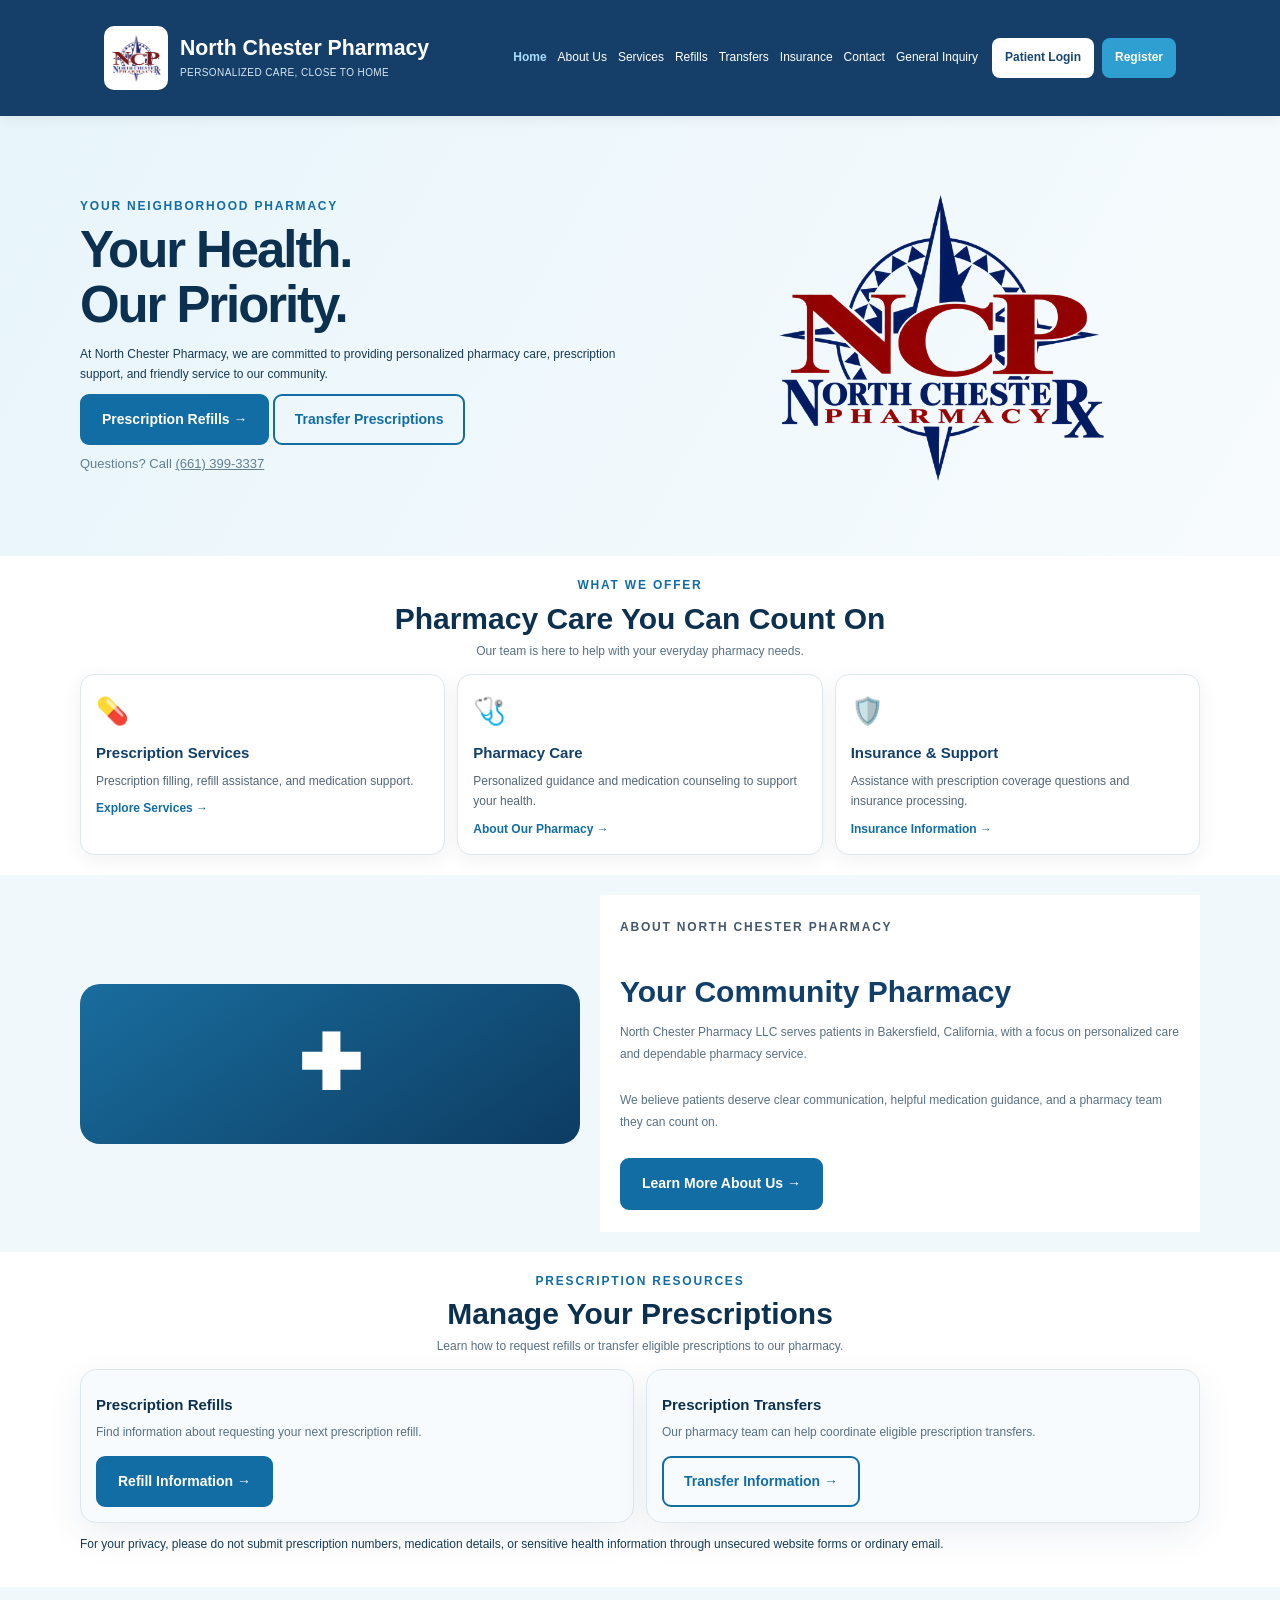
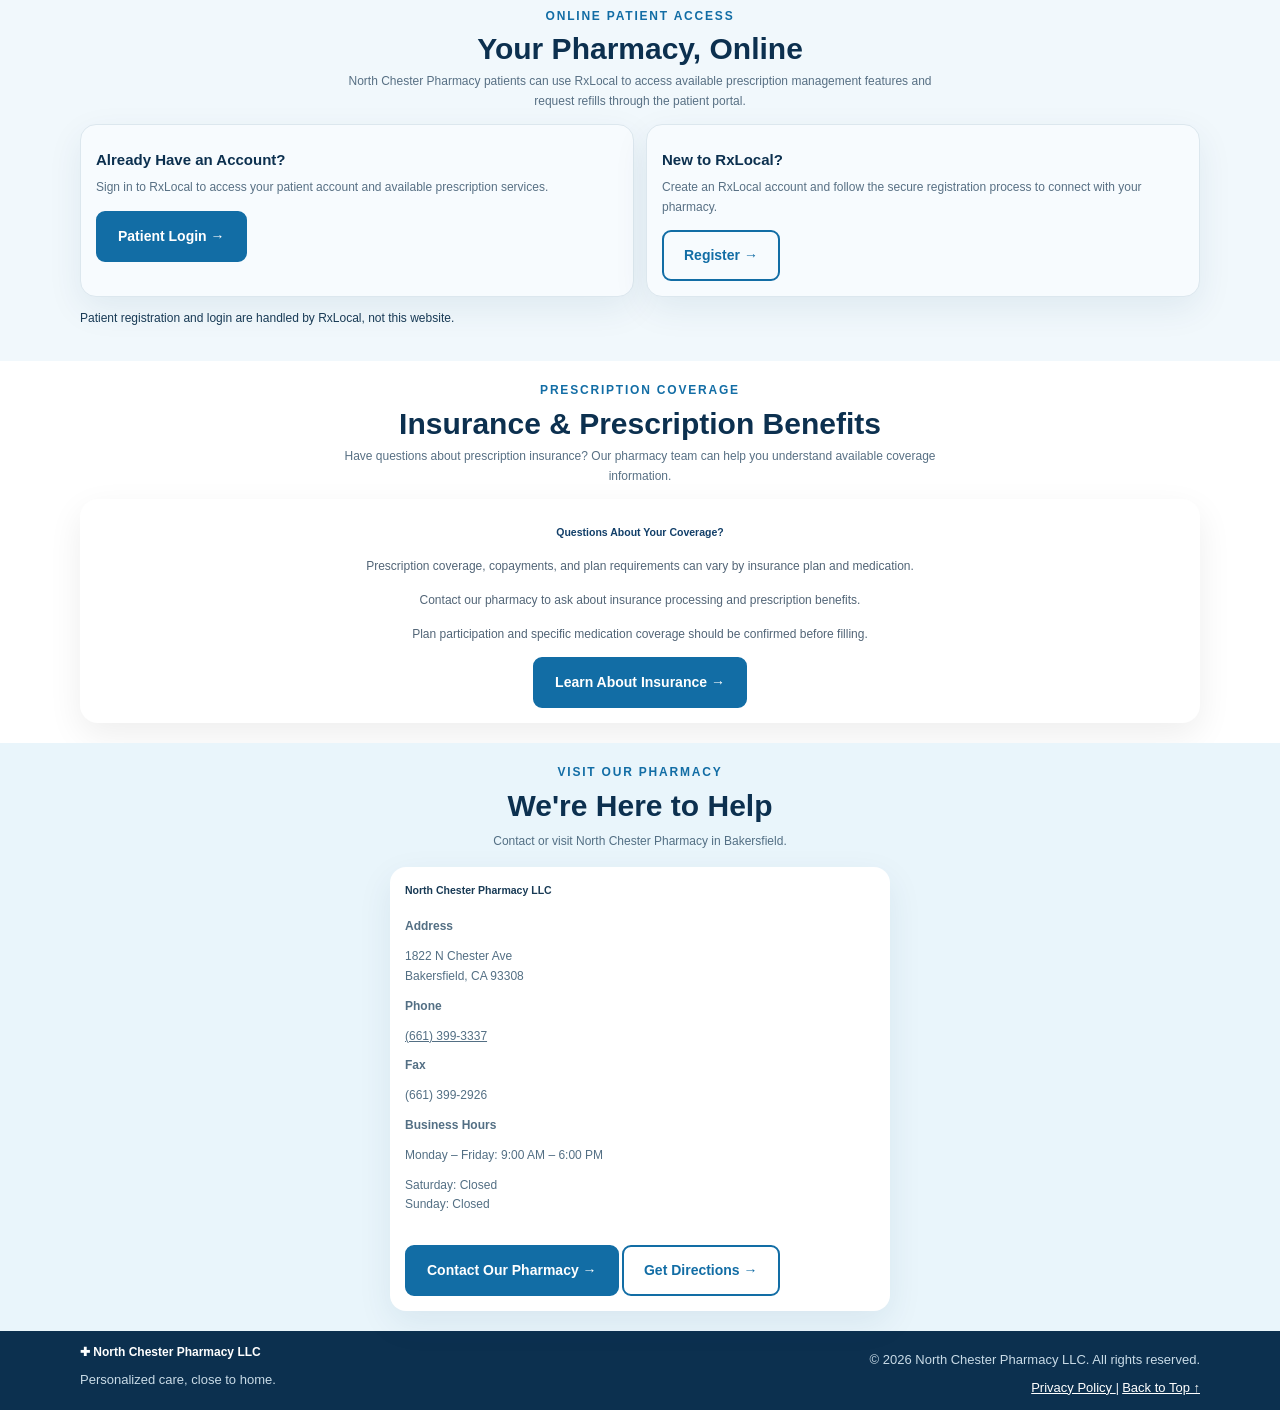
<file: index.html>
<!DOCTYPE html>
<html lang="en">
<head>
    <meta charset="UTF-8">

    <meta name="viewport"
          content="width=device-width, initial-scale=1.0">

    <meta name="description"
          content="North Chester Pharmacy LLC in Bakersfield, California. Personalized pharmacy care, prescription refills, transfers, insurance assistance, and medication support.">

    <meta name="theme-color" content="#173f68">

    <title>North Chester Pharmacy | Your Health. Our Priority.</title>

    <link rel="stylesheet" href="css/style.css">
    <script src="js/script.js" defer></script>

    <style>
        /* =========================================
           HEADER LOGO
        ========================================= */

        .site-header .brand-mark {
            display: flex;
            align-items: center;
            justify-content: center;
            width: 64px;
            height: 64px;
            flex-shrink: 0;
            border-radius: 10px;
            background: #ffffff;
            overflow: hidden;
        }

        .site-header .header-logo {
            display: block;
            width: 100%;
            height: 100%;
            padding: 3px;
            object-fit: contain;
        }

        /* =========================================
           HERO SECTION - LOGO ONLY
        ========================================= */

        .hero .hero-art {
            display: flex;
            align-items: center;
            justify-content: center;
            position: relative;
            min-height: 400px;
            width: 100%;
            background: transparent;
            overflow: visible;
        }

        .hero .hero-pharmacy-logo {
            display: block;
            position: relative;
            width: min(100%, 460px);
            height: auto;
            max-height: 420px;
            object-fit: contain;
            background: transparent;
            border: none;
            border-radius: 0;
            box-shadow: none;
        }

        /* =========================================
           RESPONSIVE HEADER
        ========================================= */

        @media (min-width: 1201px) {
            .site-header .header-inner {
                flex-wrap: wrap;
                row-gap: 12px;
            }
        }

        @media (max-width: 1200px) {
            .site-header .header-inner {
                flex-wrap: wrap;
                row-gap: 12px;
            }

            .site-header .patient-actions {
                display: flex;
                align-items: center;
                gap: 10px;
            }
        }

        @media (max-width: 900px) {
            .site-header .brand-mark {
                width: 54px;
                height: 54px;
            }

            .hero .hero-art {
                min-height: 300px;
            }

            .hero .hero-pharmacy-logo {
                width: min(90%, 380px);
            }
        }

        @media (max-width: 600px) {
            .hero .hero-art {
                min-height: 240px;
            }

            .hero .hero-pharmacy-logo {
                width: min(90%, 290px);
            }
        }
    </style>
</head>

<body>

    <!-- ACCESSIBILITY -->
    <a class="skip-link" href="#main">
        Skip to main content
    </a>

    <!-- =========================================
         WEBSITE HEADER
    ========================================= -->

    <header class="site-header">

        <div class="container header-inner">

            <!-- OFFICIAL PHARMACY LOGO -->
            <a class="brand"
               href="index.html"
               aria-label="North Chester Pharmacy home">

                <span class="brand-mark">
                    <img
                        src="images/pharmacy-logo.png"
                        alt=""
                        class="header-logo"
                    >
                </span>

                <span>
                    <strong>North Chester Pharmacy</strong>
                    <small>Personalized care, close to home</small>
                </span>

            </a>

            <!-- MOBILE MENU -->
            <button
                class="menu-toggle"
                type="button"
                aria-expanded="false"
                aria-controls="primary-nav"
                aria-label="Open navigation menu">

                <span></span>
                <span></span>
                <span></span>

            </button>

            <!-- NAVIGATION -->
            <nav class="main-nav"
                 id="primary-nav"
                 aria-label="Main navigation">

                <a href="index.html" aria-current="page">
                    Home
                </a>

                <a href="about.html">
                    About Us
                </a>

                <a href="services.html">
                    Services
                </a>

                <a href="refills.html">
                    Refills
                </a>

                <a href="transfers.html">
                    Transfers
                </a>

                <a href="insurance.html">
                    Insurance
                </a>

                <a href="contact.html">
                    Contact
                </a>

                <a href="inquiry.html">
                    General Inquiry
                </a>

            </nav>

            <!-- RXLOCAL PATIENT LOGIN -->
            <div class="patient-actions">

                <a class="patient-login"
                   href="https://patient.rxlocal.com/"
                   target="_blank"
                   rel="noopener noreferrer">
                    Patient Login
                </a>

                <a class="patient-register"
                   href="https://patient.rxlocal.com/registration?fromlegacy=true"
                   target="_blank"
                   rel="noopener noreferrer">
                    Register
                </a>

            </div>

        </div>

    </header>

    <!-- =========================================
         MAIN CONTENT
    ========================================= -->

    <main id="main">

        <!-- =====================================
             HERO SECTION
        ===================================== -->

        <section class="hero">

            <div class="container hero-grid">

                <!-- LEFT SIDE -->
                <div class="hero-content">

                    <p class="eyebrow">
                        YOUR NEIGHBORHOOD PHARMACY
                    </p>

                    <h1>
                        Your Health.<br>
                        Our Priority.
                    </h1>

                    <p class="hero-description">
                        At North Chester Pharmacy, we are
                        committed to providing personalized
                        pharmacy care, prescription support,
                        and friendly service to our community.
                    </p>

                    <div class="hero-actions">

                        <a href="refills.html"
                           class="button button-primary">
                            Prescription Refills →
                        </a>

                        <a href="transfers.html"
                           class="button button-outline">
                            Transfer Prescriptions
                        </a>

                    </div>

                    <p class="hero-note">
                        Questions? Call
                        <a href="tel:+16613993337">
                            (661) 399-3337
                        </a>
                    </p>

                </div>

                <!-- RIGHT SIDE: OFFICIAL LOGO ONLY -->
                <div class="hero-art">

                    <img
                        src="images/pharmacy-logo-transparent.png"
                        alt="North Chester Pharmacy NCP official logo"
                        class="hero-pharmacy-logo"
                    >

                </div>

            </div>

        </section>

        <!-- =====================================
             PHARMACY SERVICES
        ===================================== -->

        <section class="section">

            <div class="container">

                <p class="eyebrow center">
                    WHAT WE OFFER
                </p>

                <h2 class="section-heading">
                    Pharmacy Care You Can Count On
                </h2>

                <p class="section-intro">
                    Our team is here to help with your
                    everyday pharmacy needs.
                </p>

                <div class="cards">

                    <!-- SERVICE 1 -->
                    <article class="service-card">

                        <div class="service-icon"
                             aria-hidden="true">
                            💊
                        </div>

                        <h3>Prescription Services</h3>

                        <p>
                            Prescription filling,
                            refill assistance,
                            and medication support.
                        </p>

                        <a href="services.html">
                            Explore Services →
                        </a>

                    </article>

                    <!-- SERVICE 2 -->
                    <article class="service-card">

                        <div class="service-icon"
                             aria-hidden="true">
                            🩺
                        </div>

                        <h3>Pharmacy Care</h3>

                        <p>
                            Personalized guidance and
                            medication counseling to
                            support your health.
                        </p>

                        <a href="about.html">
                            About Our Pharmacy →
                        </a>

                    </article>

                    <!-- SERVICE 3 -->
                    <article class="service-card">

                        <div class="service-icon"
                             aria-hidden="true">
                            🛡️
                        </div>

                        <h3>Insurance &amp; Support</h3>

                        <p>
                            Assistance with prescription
                            coverage questions and
                            insurance processing.
                        </p>

                        <a href="insurance.html">
                            Insurance Information →
                        </a>

                    </article>

                </div>

            </div>

        </section>

        <!-- =====================================
             ABOUT US
        ===================================== -->

        <section class="section section-soft">

            <div class="container split">

                <div class="about-graphic"
                     aria-hidden="true">
                    <span>✚</span>
                </div>

                <div class="about-content">

                    <p class="eyebrow">
                        ABOUT NORTH CHESTER PHARMACY
                    </p>

                    <h2>Your Community Pharmacy</h2>

                    <p>
                        North Chester Pharmacy LLC serves
                        patients in Bakersfield, California,
                        with a focus on personalized care
                        and dependable pharmacy service.
                    </p>

                    <p>
                        We believe patients deserve clear
                        communication, helpful medication
                        guidance, and a pharmacy team
                        they can count on.
                    </p>

                    <a href="about.html"
                       class="button button-primary">
                        Learn More About Us →
                    </a>

                </div>

            </div>

        </section>

        <!-- =====================================
             REFILLS AND TRANSFERS
        ===================================== -->

        <section class="section">

            <div class="container">

                <p class="eyebrow center">
                    PRESCRIPTION RESOURCES
                </p>

                <h2 class="section-heading">
                    Manage Your Prescriptions
                </h2>

                <p class="section-intro">
                    Learn how to request refills or
                    transfer eligible prescriptions
                    to our pharmacy.
                </p>

                <div class="resource-grid">

                    <article class="resource-card">

                        <h3>Prescription Refills</h3>

                        <p>
                            Find information about
                            requesting your next
                            prescription refill.
                        </p>

                        <a href="refills.html"
                           class="button button-primary">
                            Refill Information →
                        </a>

                    </article>

                    <article class="resource-card">

                        <h3>Prescription Transfers</h3>

                        <p>
                            Our pharmacy team can help
                            coordinate eligible
                            prescription transfers.
                        </p>

                        <a href="transfers.html"
                           class="button button-outline">
                            Transfer Information →
                        </a>

                    </article>

                </div>

                <p class="resource-note">
                    For your privacy, please do not submit
                    prescription numbers, medication details,
                    or sensitive health information through
                    unsecured website forms or ordinary email.
                </p>

            </div>

        </section>

        <!-- =====================================
             RXLOCAL PATIENT PORTAL
        ===================================== -->

        <section class="section section-soft"
                 aria-labelledby="portal-heading">

            <div class="container">

                <p class="eyebrow center">
                    ONLINE PATIENT ACCESS
                </p>

                <h2 class="section-heading"
                    id="portal-heading">
                    Your Pharmacy, Online
                </h2>

                <p class="section-intro">
                    North Chester Pharmacy patients can
                    use RxLocal to access available
                    prescription management features
                    and request refills through
                    the patient portal.
                </p>

                <div class="resource-grid">

                    <article class="resource-card">

                        <h3>Already Have an Account?</h3>

                        <p>
                            Sign in to RxLocal to access
                            your patient account and
                            available prescription services.
                        </p>

                        <a class="button button-primary"
                           href="https://patient.rxlocal.com/"
                           target="_blank"
                           rel="noopener noreferrer">
                            Patient Login →
                        </a>

                    </article>

                    <article class="resource-card">

                        <h3>New to RxLocal?</h3>

                        <p>
                            Create an RxLocal account
                            and follow the secure
                            registration process to
                            connect with your pharmacy.
                        </p>

                        <a class="button button-outline"
                           href="https://patient.rxlocal.com/registration?fromlegacy=true"
                           target="_blank"
                           rel="noopener noreferrer">
                            Register →
                        </a>

                    </article>

                </div>

                <p class="resource-note">
                    Patient registration and login are
                    handled by RxLocal, not this website.
                </p>

            </div>

        </section>

        <!-- =====================================
             INSURANCE
        ===================================== -->

        <section class="section">

            <div class="container">

                <p class="eyebrow center">
                    PRESCRIPTION COVERAGE
                </p>

                <h2 class="section-heading">
                    Insurance &amp; Prescription Benefits
                </h2>

                <p class="section-intro">
                    Have questions about prescription
                    insurance? Our pharmacy team can help
                    you understand available coverage
                    information.
                </p>

                <div class="insurance-home-card">

                    <h3>
                        Questions About Your Coverage?
                    </h3>

                    <p>
                        Prescription coverage, copayments,
                        and plan requirements can vary
                        by insurance plan and medication.
                    </p>

                    <p>
                        Contact our pharmacy to ask about
                        insurance processing and
                        prescription benefits.
                    </p>

                    <p>
                        Plan participation and specific
                        medication coverage should be
                        confirmed before filling.
                    </p>

                    <a href="insurance.html"
                       class="button button-primary">
                        Learn About Insurance →
                    </a>

                </div>

            </div>

        </section>

        <!-- =====================================
             CONTACT
        ===================================== -->

        <section class="section section-contact">

            <div class="container">

                <p class="eyebrow center">
                    VISIT OUR PHARMACY
                </p>

                <h2 class="section-heading">
                    We're Here to Help
                </h2>

                <p class="section-intro">
                    Contact or visit North Chester
                    Pharmacy in Bakersfield.
                </p>

                <div class="contact-grid">

                    <div class="contact-panel">

                        <h3>North Chester Pharmacy LLC</h3>

                        <p><strong>Address</strong></p>

                        <p>
                            1822 N Chester Ave<br>
                            Bakersfield, CA 93308
                        </p>

                        <p><strong>Phone</strong></p>

                        <p>
                            <a href="tel:+16613993337">
                                (661) 399-3337
                            </a>
                        </p>

                        <p><strong>Fax</strong></p>

                        <p>(661) 399-2926</p>

                        <p><strong>Business Hours</strong></p>

                        <p>
                            Monday – Friday:
                            9:00 AM – 6:00 PM
                        </p>

                        <p>
                            Saturday: Closed<br>
                            Sunday: Closed
                        </p>

                        <a class="button button-primary"
                           href="contact.html">
                            Contact Our Pharmacy →
                        </a>

                        <a class="button button-outline"
                           href="https://www.google.com/maps/search/?api=1&amp;query=1822+N+Chester+Ave%2C+Bakersfield%2C+CA+93308"
                           target="_blank"
                           rel="noopener noreferrer">
                            Get Directions →
                        </a>

                    </div>

                </div>

            </div>

        </section>

    </main>

    <!-- =========================================
         FOOTER
    ========================================= -->

    <footer class="site-footer">

        <div class="container footer-inner">

            <div>
                <strong>
                    ✚ North Chester Pharmacy LLC
                </strong>

                <p>
                    Personalized care, close to home.
                </p>
            </div>

            <div>
                <p>
                    &copy;
                    <span id="year">2026</span>
                    North Chester Pharmacy LLC.
                    All rights reserved.
                </p>

                <a href="privacy.html">
                    Privacy Policy
                </a>

                <span aria-hidden="true"> | </span>

                <a href="#main">
                    Back to Top ↑
                </a>
            </div>

        </div>

    </footer>
<script src="js/script.js" defer></script>
<script src="js/pharmacy.js" defer></script>
<script src="js/patient-help.js" defer></script>
</body>
</html>
</file>
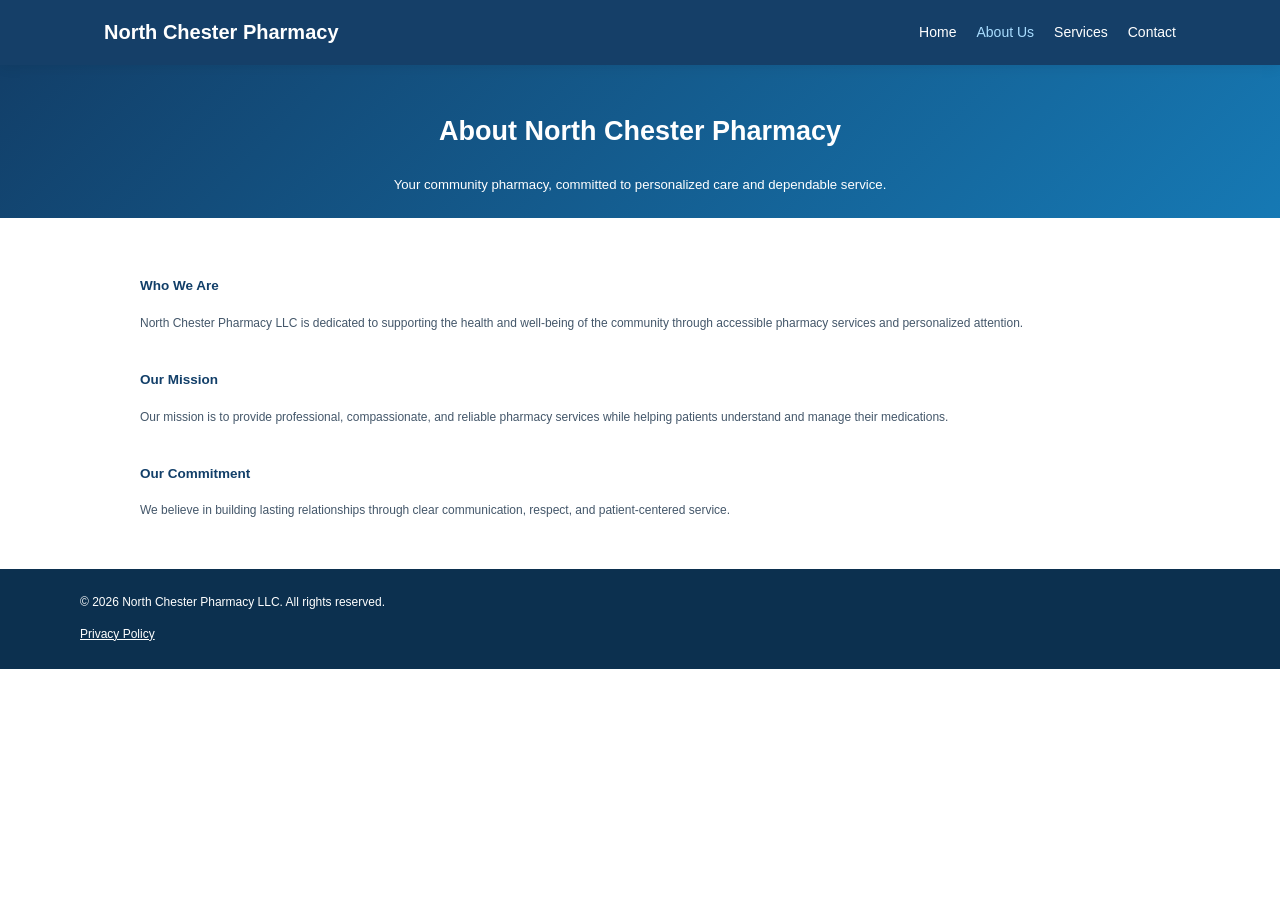
<file: about.html>
<!DOCTYPE html>
<html lang="en">
<head>
    <meta charset="UTF-8">
    <meta name="viewport" content="width=device-width, initial-scale=1.0">
    <meta name="description"
          content="Learn about North Chester Pharmacy LLC and our commitment to community pharmacy care.">

    <title>About Us | North Chester Pharmacy</title>

    <link rel="stylesheet" href="css/style.css">
</head>
<body>

    <header class="site-header">
        <div class="container">
            <a href="index.html" class="logo">
                North Chester Pharmacy
            </a>

            <nav aria-label="Main navigation">
                <a href="index.html">Home</a>
                <a href="about.html" aria-current="page">About Us</a>
                <a href="services.html">Services</a>
                <a href="contact.html">Contact</a>
            </nav>
        </div>
    </header>

    <main>
        <section class="about-hero">
            <div class="container">
                <h1>About North Chester Pharmacy</h1>
                <p>
                    Your community pharmacy, committed to
                    personalized care and dependable service.
                </p>
            </div>
        </section>

        <section class="about-content">
            <div class="container">
                <h2>Who We Are</h2>
                <p>
                    North Chester Pharmacy LLC is dedicated to
                    supporting the health and well-being of
                    the community through accessible pharmacy
                    services and personalized attention.
                </p>

                <h2>Our Mission</h2>
                <p>
                    Our mission is to provide professional,
                    compassionate, and reliable pharmacy
                    services while helping patients understand
                    and manage their medications.
                </p>

                <h2>Our Commitment</h2>
                <p>
                    We believe in building lasting relationships
                    through clear communication, respect,
                    and patient-centered service.
                </p>
            </div>
        </section>
    </main>

    <footer class="site-footer">
        <div class="container">
            
            <p>
                &copy; 2026 North Chester Pharmacy LLC.
                All rights reserved.
            </p>
            <p>
                <a href="privacy.html">Privacy Policy</a>
        </p>

        </div>
    </footer>

 
 <script src="js/script.js" defer></script>
<script src="js/pharmacy.js" defer></script>
<script src="js/patient-help.js" defer></script>   <script src="js/script.js"></script>
</body>
</html>
</file>
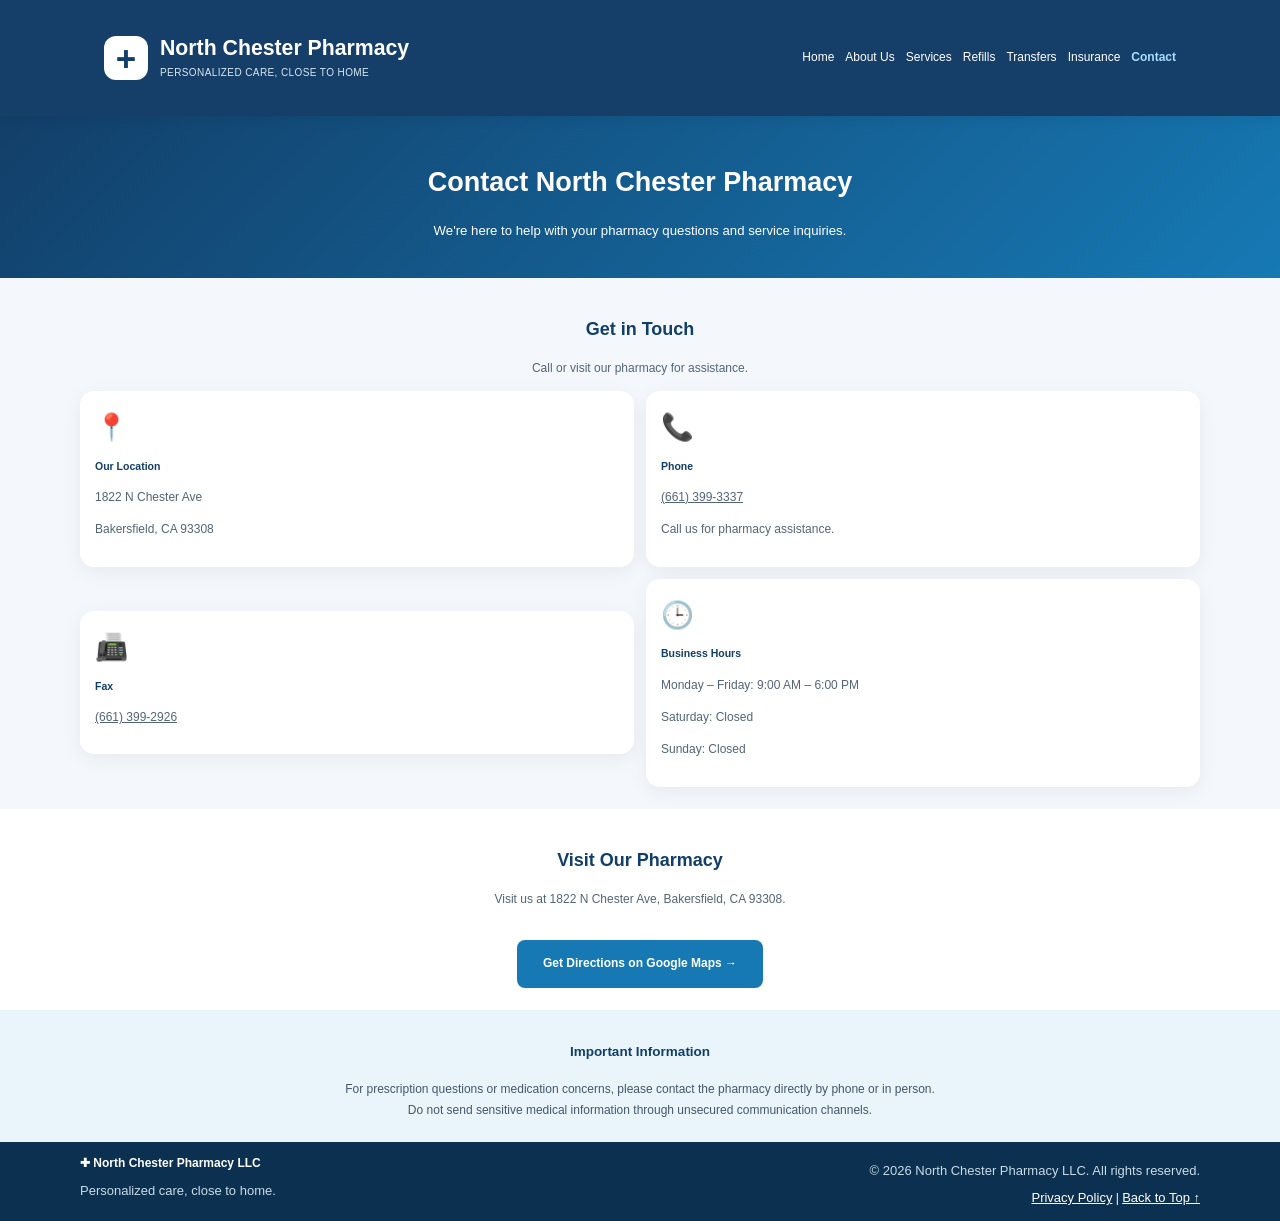
<file: contact.html>
<!DOCTYPE html>
<html lang="en">
<head>
    <meta charset="UTF-8">
    <meta name="viewport"
          content="width=device-width, initial-scale=1.0">

    <meta name="description"
          content="Contact North Chester Pharmacy LLC in Bakersfield, California. Find our address, phone number, fax, business hours, and directions.">

    <meta name="theme-color" content="#123f69">

    <title>Contact Us | North Chester Pharmacy</title>

    <link rel="stylesheet" href="css/style.css">
    <script src="js/script.js" defer></script>
</head>

<body>

    <a class="skip-link" href="#main">
        Skip to main content
    </a>

    <!-- HEADER -->
    <header class="site-header">
        <div class="container header-inner">

            <a class="brand"
               href="index.html"
               aria-label="North Chester Pharmacy home">

                <span class="brand-mark"
                      aria-hidden="true">+</span>

                <span>
                    <strong>North Chester Pharmacy</strong>
                    <small>Personalized care, close to home</small>
                </span>
            </a>

            <button class="menu-toggle"
                    type="button"
                    aria-expanded="false"
                    aria-controls="primary-nav"
                    aria-label="Open navigation menu">

                <span></span>
                <span></span>
                <span></span>
            </button>

            <nav class="main-nav"
                 id="primary-nav"
                 aria-label="Main navigation">

                <a href="index.html">Home</a>
                <a href="about.html">About Us</a>
                <a href="services.html">Services</a>
                <a href="refills.html">Refills</a>
                <a href="transfers.html">Transfers</a>
                <a href="insurance.html">Insurance</a>
                <a href="contact.html" aria-current="page">Contact</a>

            </nav>

        </div>
    </header>

    <!-- MAIN CONTENT -->
    <main id="main">

        <!-- CONTACT HERO -->
        <section class="contact-hero">
            <div class="container">

                <h1>Contact North Chester Pharmacy</h1>

                <p>
                    We're here to help with your pharmacy
                    questions and service inquiries.
                </p>

            </div>
        </section>

        <!-- CONTACT INFORMATION -->
        <section class="contact-section">
            <div class="container">

                <h2>Get in Touch</h2>

                <p class="contact-intro">
                    Call or visit our pharmacy for assistance.
                </p>

                <div class="contact-grid">

                    <!-- LOCATION -->
                    <article class="contact-card">
                        <div class="contact-icon"
                             aria-hidden="true">📍</div>

                        <h3>Our Location</h3>

                        <p>1822 N Chester Ave</p>
                        <p>Bakersfield, CA 93308</p>
                    </article>

                    <!-- PHONE -->
                    <article class="contact-card">
                        <div class="contact-icon"
                             aria-hidden="true">📞</div>

                        <h3>Phone</h3>

                        <p>
                            <a href="tel:+16613993337">
                                (661) 399-3337
                            </a>
                        </p>

                        <p>Call us for pharmacy assistance.</p>
                    </article>

                    <!-- FAX -->
                    <article class="contact-card">
                        <div class="contact-icon"
                             aria-hidden="true">📠</div>

                        <h3>Fax</h3>

                        <p>
                            <a href="fax:+16613992926">
                                (661) 399-2926
                            </a>
                        </p>
                    </article>

                    <!-- BUSINESS HOURS -->
                    <article class="contact-card">
                        <div class="contact-icon"
                             aria-hidden="true">🕒</div>

                        <h3>Business Hours</h3>

                        <p>Monday – Friday: 9:00 AM – 6:00 PM</p>
                        <p>Saturday: Closed</p>
                        <p>Sunday: Closed</p>
                    </article>

                </div>
            </div>
        </section>

        <!-- DIRECTIONS -->
        <section class="contact-directions">
            <div class="container">

                <h2>Visit Our Pharmacy</h2>

                <p>
                    Visit us at 1822 N Chester Ave,
                    Bakersfield, CA 93308.
                </p>

                <a
                    href="https://www.google.com/maps/search/?api=1&amp;query=1822+N+Chester+Ave%2C+Bakersfield%2C+CA+93308"
                    target="_blank"
                    rel="noopener noreferrer"
                    class="contact-button">

                    Get Directions on Google Maps →
                </a>

            </div>
        </section>

        <!-- IMPORTANT NOTICE -->
        <section class="contact-notice">
            <div class="container">

                <h2>Important Information</h2>

                <p>
                    For prescription questions or medication
                    concerns, please contact the pharmacy
                    directly by phone or in person.
                </p>

                <p>
                    Do not send sensitive medical information
                    through unsecured communication channels.
                </p>

            </div>
        </section>

    </main>

    <!-- FOOTER -->
    <footer class="site-footer">
        <div class="container footer-inner">

            <div>
                <strong>
                    ✚ North Chester Pharmacy LLC
                </strong>

                <p>Personalized care, close to home.</p>
            </div>

            <div>
                <p>
                    &copy; <span id="year">2026</span>
                    North Chester Pharmacy LLC.
                    All rights reserved.
                </p>

                <a href="privacy.html">Privacy Policy</a>
                <span aria-hidden="true"> | </span>
                <a href="#main">Back to Top ↑</a>
            </div>

        </div>
    </footer>
<script src="js/script.js" defer></script>
<script src="js/pharmacy.js" defer></script>
<script src="js/patient-help.js" defer></script>
</body>
</html>
</file>
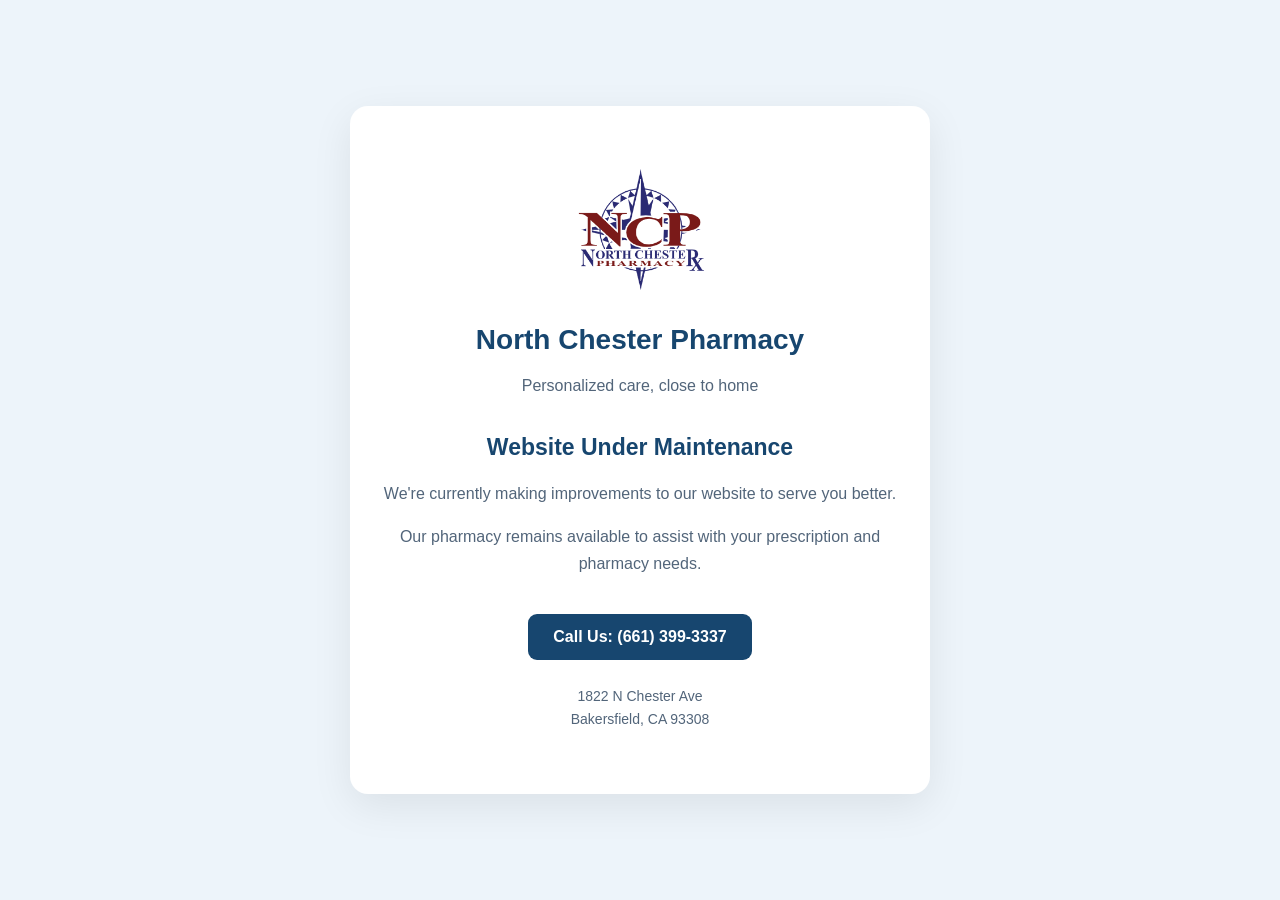
<file: index-maintenance.html>
<!DOCTYPE html>
<html lang="en">
<head>
  <meta charset="UTF-8">
  <meta name="viewport"
        content="width=device-width, initial-scale=1.0">
  <title>Website Maintenance | North Chester Pharmacy</title>

  <style>
    * { box-sizing: border-box; }

    body {
      margin: 0;
      min-height: 100vh;
      display: flex;
      align-items: center;
      justify-content: center;
      padding: 24px;
      font-family: Arial, sans-serif;
      background: #edf4fa;
      color: #17466f;
    }

    .maintenance-card {
      max-width: 580px;
      width: 100%;
      padding: 48px 30px;
      background: white;
      border-radius: 18px;
      text-align: center;
      box-shadow: 0 12px 40px rgba(0,0,0,.08);
    }

    .logo {
      display: inline-flex;
      align-items: center;
      justify-content: center;
      width: 70px;
      height: 70px;
      background: #17466f;
      color: white;
      border-radius: 16px;
      font-size: 45px;
      font-weight: bold;
    }

    h1 {
      font-size: 28px;
      margin-bottom: 5px;
    }

    h2 {
      font-size: 23px;
      margin-top: 35px;
    }

    p {
      line-height: 1.7;
      color: #52657a;
    }

    .phone {
      display: inline-block;
      margin-top: 20px;
      padding: 14px 25px;
      background: #17466f;
      color: white;
      text-decoration: none;
      border-radius: 9px;
      font-weight: bold;
    }

    .address {
      margin-top: 25px;
      font-size: 14px;
    }

    .pharmacy-logo {
    display: block;
    width: 150px;
    height: 150px;
    object-fit: contain;
    margin: 0 auto 20px;
    }

  </style>
</head>

<body>

  <main class="maintenance-card">

    <img
    src="images/pharmacy-logo.png"
    alt="North Chester Pharmacy Logo"
    class="pharmacy-logo"
>

    <h1>North Chester Pharmacy</h1>

    <p>Personalized care, close to home</p>

    <h2>Website Under Maintenance</h2>

    <p>
      We're currently making improvements
      to our website to serve you better.
    </p>

    <p>
      Our pharmacy remains available
      to assist with your prescription
      and pharmacy needs.
    </p>

    <a class="phone" href="tel:+16613993337">
      Call Us: (661) 399-3337
    </a>

    <p class="address">
      1822 N Chester Ave<br>
      Bakersfield, CA 93308
    </p>

  </main>

</body>
</html>
</file>
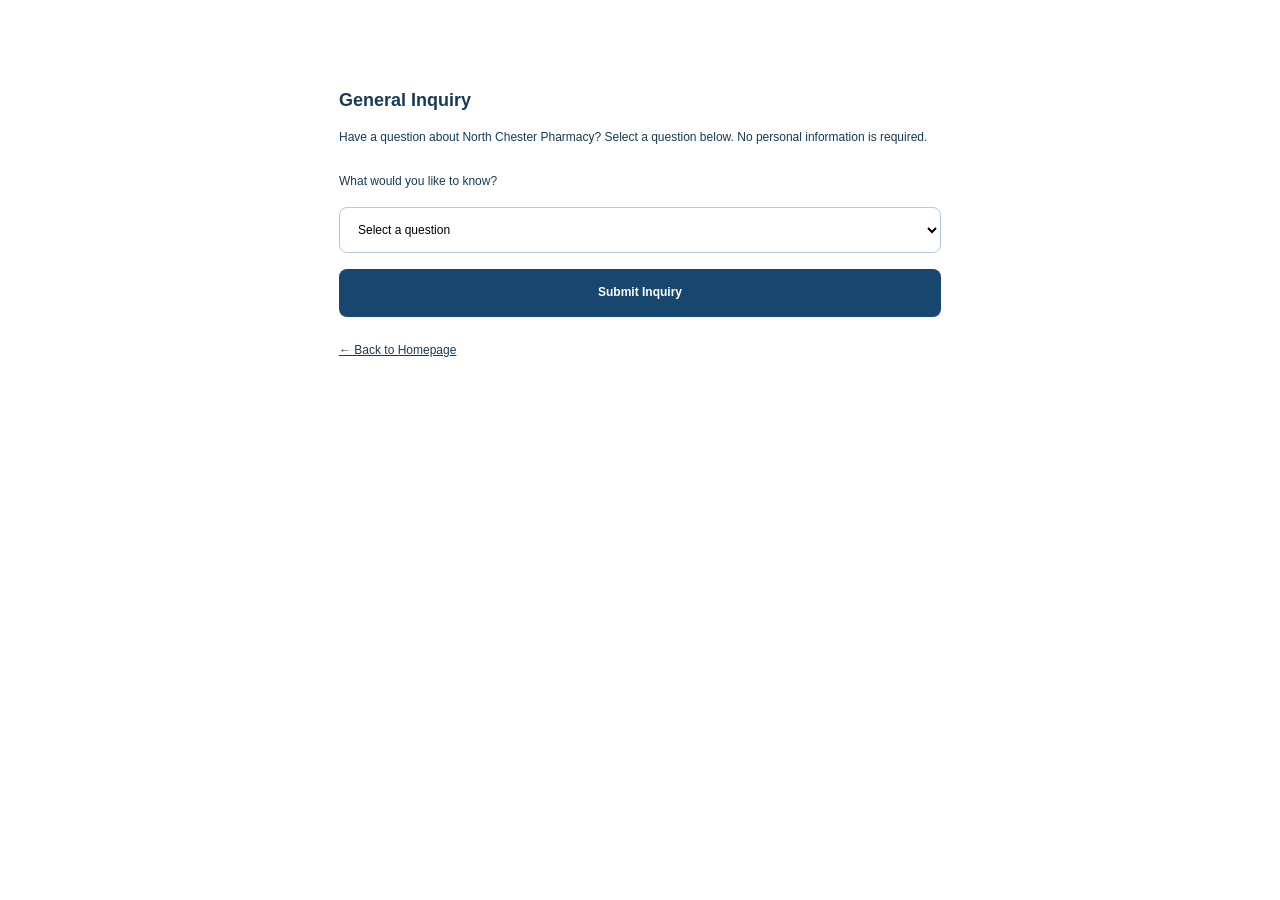
<file: inquiry.html>
<!DOCTYPE html>
<html lang="en">
<head>
  <meta charset="UTF-8">
  <meta name="viewport"
        content="width=device-width, initial-scale=1.0">
  <title>General Inquiry | North Chester Pharmacy</title>
  <link rel="stylesheet" href="css/style.css">

  <style>
    .inquiry-container {
      max-width: 650px;
      margin: 50px auto;
      padding: 24px;
    }

    .inquiry-form {
      display: grid;
      gap: 16px;
      margin-top: 24px;
    }

    .inquiry-form select,
    .inquiry-form button {
      width: 100%;
      padding: 14px;
      border-radius: 8px;
      font: inherit;
    }

    .inquiry-form select {
      border: 1px solid #b8c7d6;
      background: white;
    }

    .inquiry-form button {
      border: none;
      background: #17466f;
      color: white;
      cursor: pointer;
      font-weight: 700;
    }

    .inquiry-form button:hover {
      background: #103653;
    }

    .inquiry-result {
      margin-top: 24px;
      padding: 20px;
      background: #eef6fc;
      border-radius: 10px;
    }

    [hidden] {
      display: none !important;
    }
  </style>
</head>

<body>

<main class="inquiry-container">

  <h1>General Inquiry</h1>

  <p>
    Have a question about North Chester Pharmacy?
    Select a question below. No personal information
    is required.
  </p>

  <form id="inquiryForm" class="inquiry-form">

    <label for="question">
      What would you like to know?
    </label>

    <select id="question" name="question" required>
      <option value="">Select a question</option>
      <option value="hours">
        What are your hours of operation?
      </option>
      <option value="today">
        Are you open today?
      </option>
      <option value="location">
        Where is your pharmacy located?
      </option>
      <option value="refills">
        How can I refill my prescription?
      </option>
      <option value="contact">
        How can I contact the pharmacy?
      </option>
    </select>

    <button type="submit">
      Submit Inquiry
    </button>

  </form>

  <section id="result"
           class="inquiry-result"
           aria-live="polite"
           hidden>

    <h2>Response</h2>
    <p id="responseText"></p>

  </section>

  <p style="margin-top: 24px;">
    <a href="index.html">← Back to Homepage</a>
  </p>

</main>

<script>
  const answers = {
    hours:
      "Our listed hours are Monday through Friday, " +
      "9:00 AM to 6:00 PM. " +
      "Saturday and Sunday: Closed.",

    today:
      "Our regular hours are Monday through Friday, " +
      "9:00 AM to 6:00 PM. " +
      "For holiday hours or unexpected closures, " +
      "call (661) 399-3337.",

    location:
      "We are located at 1822 N Chester Ave, " +
      "Bakersfield, CA 93308.",

    refills:
      "Visit our Refills page or use RxLocal " +
      "to request eligible prescription refills.",

    contact:
      "Call North Chester Pharmacy at " +
      "(661) 399-3337."
  };

  const form = document.getElementById("inquiryForm");
  const question = document.getElementById("question");
  const result = document.getElementById("result");
  const responseText =
    document.getElementById("responseText");

  form.addEventListener("submit", function(event) {
    event.preventDefault();

    const selected = question.value;

    if (!Object.hasOwn(answers, selected)) {
      return;
    }

    responseText.textContent = answers[selected];
    result.hidden = false;
  });
</script>

<script src="js/script.js" defer></script>
<script src="js/pharmacy.js" defer></script>
<script src="js/patient-help.js" defer></script>
</body>
</html>
</file>
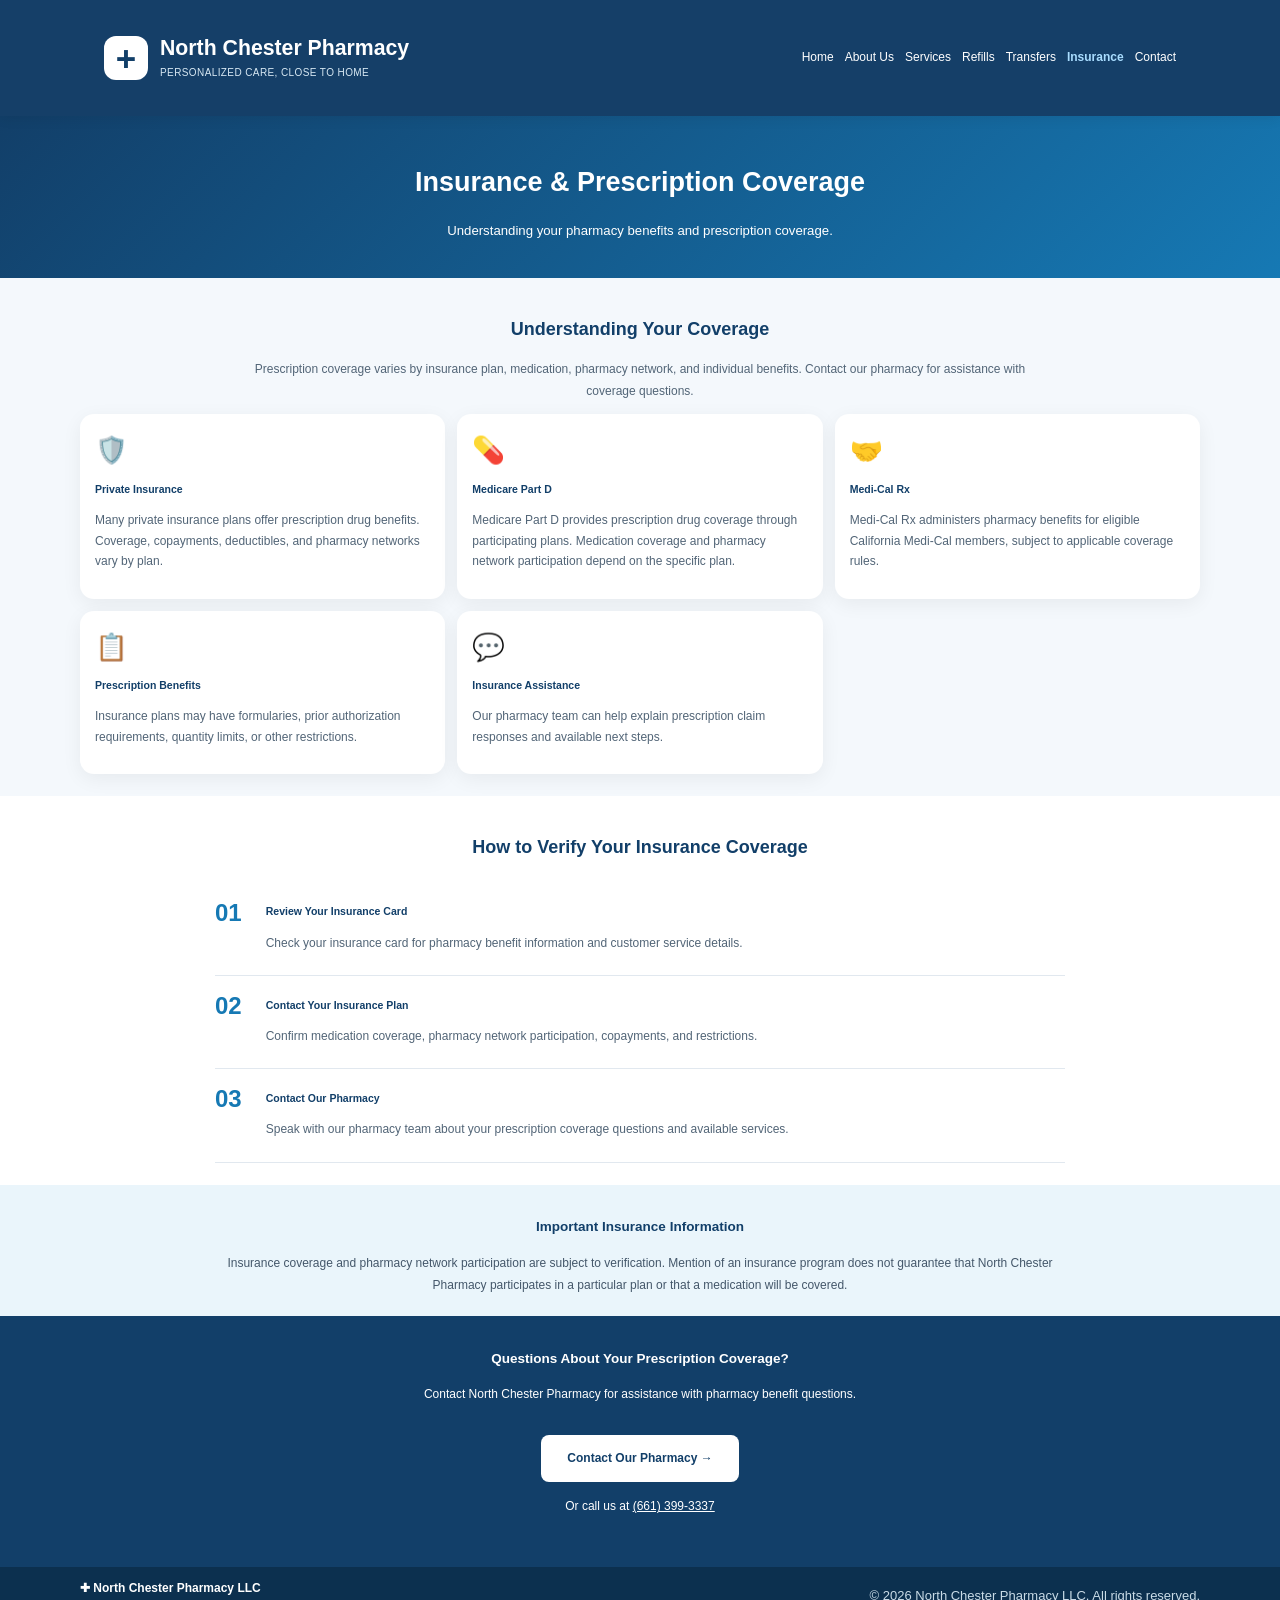
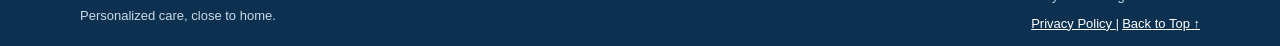
<file: insurance.html>
<!DOCTYPE html>
<html lang="en">

<head>
    <meta charset="UTF-8">

    <meta name="viewport"
          content="width=device-width, initial-scale=1.0">

    <meta name="description"
          content="Learn about prescription insurance, Medicare, Medi-Cal Rx, and pharmacy benefits at North Chester Pharmacy LLC in Bakersfield, California.">

    <meta name="theme-color" content="#123f69">

    <title>Insurance Information | North Chester Pharmacy</title>

    <link rel="stylesheet" href="css/style.css">

    <script src="js/script.js" defer></script>
</head>

<body>

    <a class="skip-link" href="#main">
        Skip to main content
    </a>

    <!-- HEADER -->
    <header class="site-header">
        <div class="container header-inner">

            <a class="brand"
               href="index.html"
               aria-label="North Chester Pharmacy home">

                <span class="brand-mark"
                      aria-hidden="true">+</span>

                <span>
                    <strong>North Chester Pharmacy</strong>
                    <small>Personalized care, close to home</small>
                </span>

            </a>

            <button class="menu-toggle"
                    type="button"
                    aria-expanded="false"
                    aria-controls="primary-nav"
                    aria-label="Open navigation menu">

                <span></span>
                <span></span>
                <span></span>

            </button>

            <nav class="main-nav"
                 id="primary-nav"
                 aria-label="Main navigation">

                <a href="index.html">Home</a>
                <a href="about.html">About Us</a>
                <a href="services.html">Services</a>
                <a href="refills.html">Refills</a>
                <a href="transfers.html">Transfers</a>
                <a href="insurance.html"
                   aria-current="page">Insurance</a>
                <a href="contact.html">Contact</a>

            </nav>

        </div>
    </header>

    <!-- MAIN CONTENT -->
    <main id="main">

        <!-- INSURANCE HERO -->
        <section class="insurance-hero">
            <div class="container">

                <h1>Insurance &amp; Prescription Coverage</h1>

                <p>
                    Understanding your pharmacy benefits
                    and prescription coverage.
                </p>

            </div>
        </section>

        <!-- INSURANCE COVERAGE -->
        <section class="insurance-section">
            <div class="container">

                <h2>Understanding Your Coverage</h2>

                <p class="insurance-intro">
                    Prescription coverage varies by insurance
                    plan, medication, pharmacy network, and
                    individual benefits. Contact our pharmacy
                    for assistance with coverage questions.
                </p>

                <div class="insurance-grid">

                    <!-- PRIVATE INSURANCE -->
                    <article class="insurance-card">

                        <div class="insurance-icon"
                             aria-hidden="true">🛡️</div>

                        <h3>Private Insurance</h3>

                        <p>
                            Many private insurance plans offer
                            prescription drug benefits.
                            Coverage, copayments, deductibles,
                            and pharmacy networks vary by plan.
                        </p>

                    </article>

                    <!-- MEDICARE PART D -->
                    <article class="insurance-card">

                        <div class="insurance-icon"
                             aria-hidden="true">💊</div>

                        <h3>Medicare Part D</h3>

                        <p>
                            Medicare Part D provides prescription
                            drug coverage through participating
                            plans. Medication coverage and
                            pharmacy network participation
                            depend on the specific plan.
                        </p>

                    </article>

                    <!-- MEDI-CAL RX -->
                    <article class="insurance-card">

                        <div class="insurance-icon"
                             aria-hidden="true">🤝</div>

                        <h3>Medi-Cal Rx</h3>

                        <p>
                            Medi-Cal Rx administers pharmacy
                            benefits for eligible California
                            Medi-Cal members, subject to
                            applicable coverage rules.
                        </p>

                    </article>

                    <!-- PRESCRIPTION BENEFITS -->
                    <article class="insurance-card">

                        <div class="insurance-icon"
                             aria-hidden="true">📋</div>

                        <h3>Prescription Benefits</h3>

                        <p>
                            Insurance plans may have formularies,
                            prior authorization requirements,
                            quantity limits, or other restrictions.
                        </p>

                    </article>

                    <!-- INSURANCE ASSISTANCE -->
                    <article class="insurance-card">

                        <div class="insurance-icon"
                             aria-hidden="true">💬</div>

                        <h3>Insurance Assistance</h3>

                        <p>
                            Our pharmacy team can help explain
                            prescription claim responses and
                            available next steps.
                        </p>

                    </article>

                </div>

            </div>
        </section>

        <!-- HOW TO VERIFY COVERAGE -->
        <section class="insurance-details">
            <div class="container">

                <h2>How to Verify Your Insurance Coverage</h2>

                <div class="insurance-steps">

                    <!-- STEP 1 -->
                    <article class="insurance-step">

                        <span class="insurance-number">01</span>

                        <div>
                            <h3>Review Your Insurance Card</h3>

                            <p>
                                Check your insurance card for
                                pharmacy benefit information
                                and customer service details.
                            </p>
                        </div>

                    </article>

                    <!-- STEP 2 -->
                    <article class="insurance-step">

                        <span class="insurance-number">02</span>

                        <div>
                            <h3>Contact Your Insurance Plan</h3>

                            <p>
                                Confirm medication coverage,
                                pharmacy network participation,
                                copayments, and restrictions.
                            </p>
                        </div>

                    </article>

                    <!-- STEP 3 -->
                    <article class="insurance-step">

                        <span class="insurance-number">03</span>

                        <div>
                            <h3>Contact Our Pharmacy</h3>

                            <p>
                                Speak with our pharmacy team
                                about your prescription coverage
                                questions and available services.
                            </p>
                        </div>

                    </article>

                </div>

            </div>
        </section>

        <!-- IMPORTANT INSURANCE NOTICE -->
        <section class="insurance-notice">
            <div class="container">

                <h2>Important Insurance Information</h2>

                <p>
                    Insurance coverage and pharmacy network
                    participation are subject to verification.
                    Mention of an insurance program does not
                    guarantee that North Chester Pharmacy
                    participates in a particular plan or
                    that a medication will be covered.
                </p>

            </div>
        </section>

        <!-- CONTACT CALL TO ACTION -->
        <section class="insurance-cta">
            <div class="container">

                <h2>
                    Questions About Your Prescription Coverage?
                </h2>

                <p>
                    Contact North Chester Pharmacy for assistance
                    with pharmacy benefit questions.
                </p>

                <a href="contact.html"
                   class="insurance-button">

                    Contact Our Pharmacy →

                </a>

                <p>
                    Or call us at
                    <a href="tel:+16613993337">
                        (661) 399-3337
                    </a>
                </p>

            </div>
        </section>

    </main>

    <!-- FOOTER -->
    <footer class="site-footer">
        <div class="container footer-inner">

            <div>

                <strong>
                    ✚ North Chester Pharmacy LLC
                </strong>

                <p>
                    Personalized care, close to home.
                </p>

            </div>

            <div>

                <p>
                    &copy; <span id="year">2026</span>
                    North Chester Pharmacy LLC.
                    All rights reserved.
                </p>

                <a href="privacy.html">
                    Privacy Policy
                </a>

                <span aria-hidden="true"> | </span>

                <a href="#main">
                    Back to Top ↑
                </a>

            </div>

        </div>
    </footer>
<script src="js/script.js" defer></script>
<script src="js/pharmacy.js" defer></script>
<script src="js/patient-help.js" defer></script>
</body>
</html>
</file>
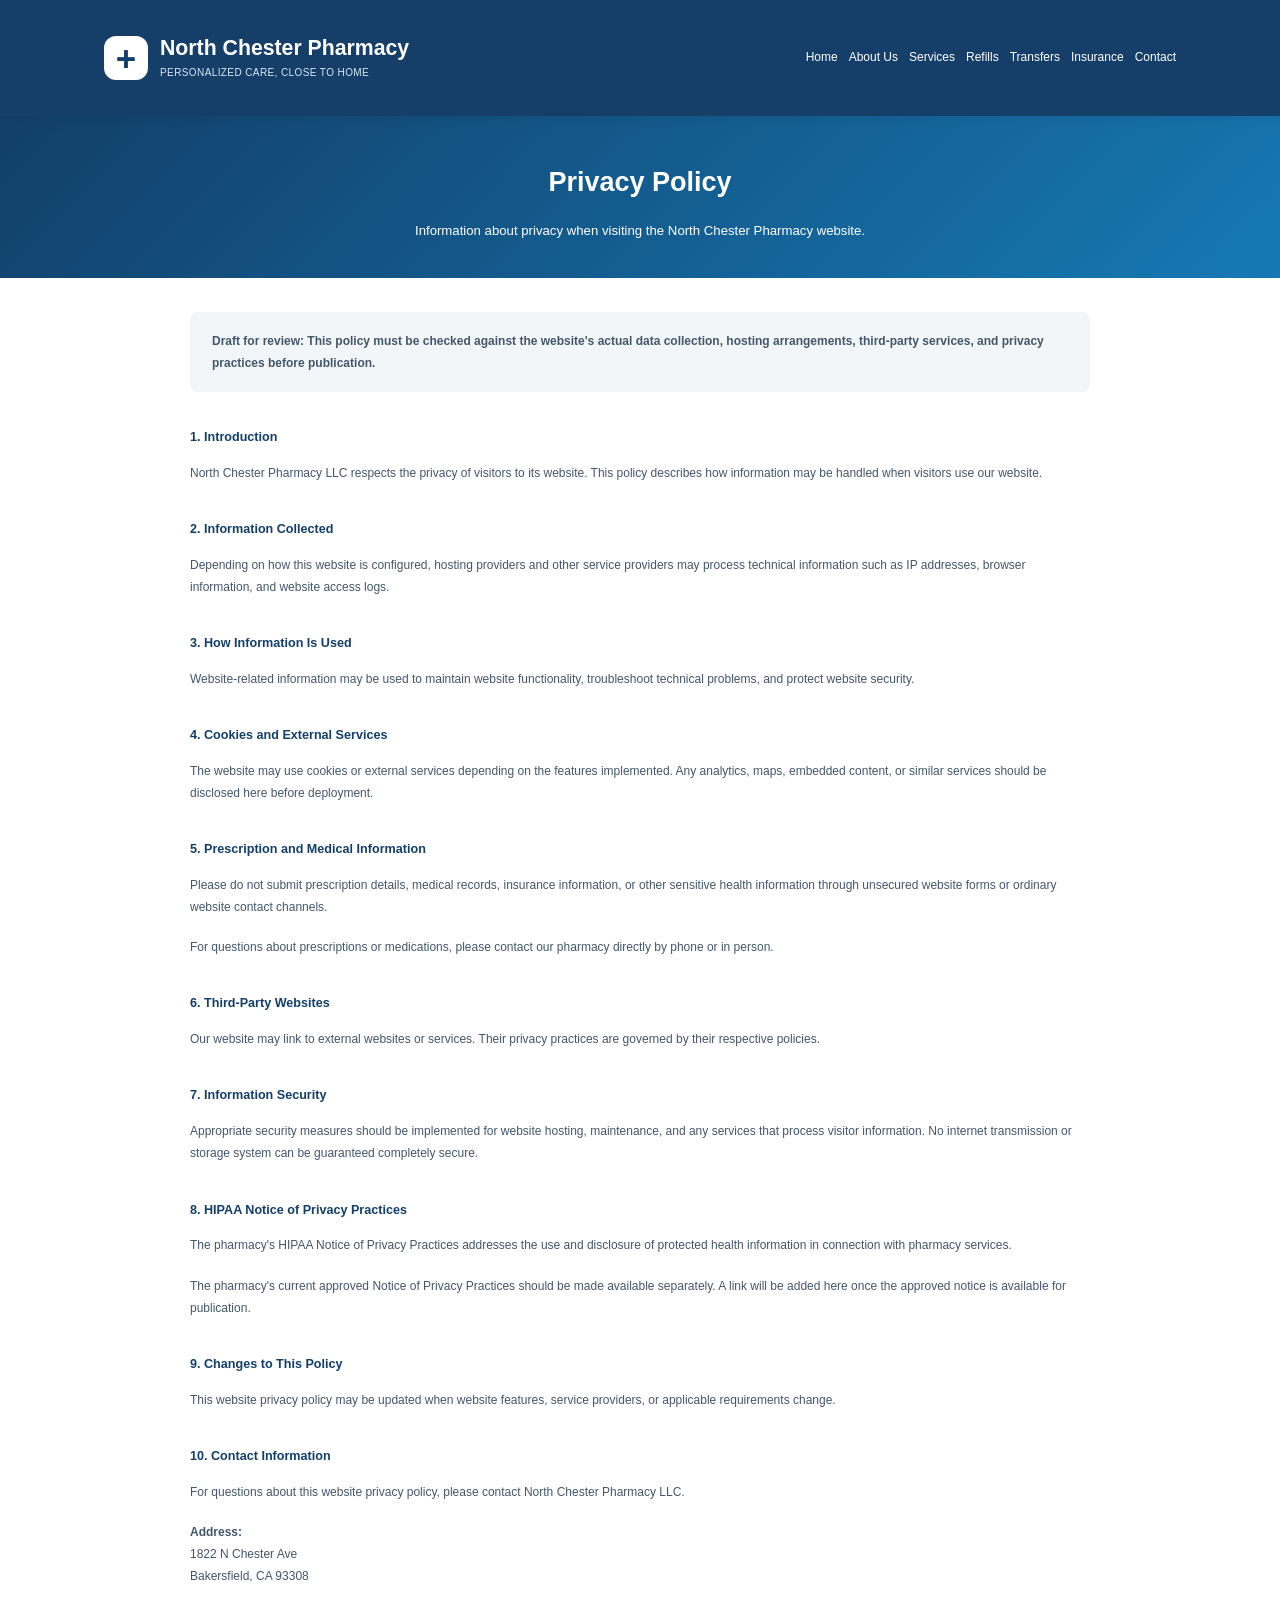
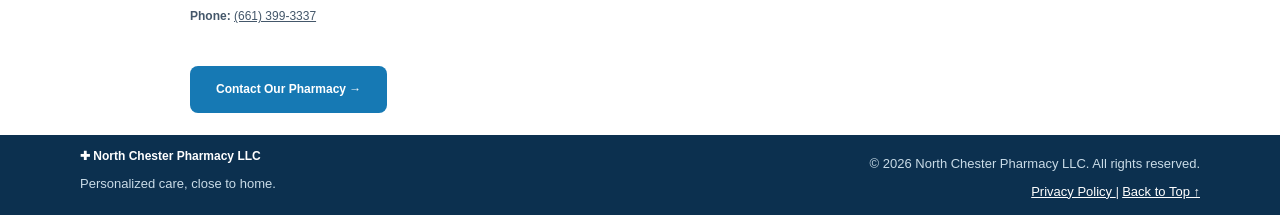
<file: privacy.html>
<!DOCTYPE html>
<html lang="en">

<head>
    <meta charset="UTF-8">

    <meta name="viewport"
          content="width=device-width, initial-scale=1.0">

    <meta name="description"
          content="Website privacy information for North Chester Pharmacy LLC in Bakersfield, California.">

    <meta name="theme-color" content="#123f69">

    <title>Privacy Policy | North Chester Pharmacy</title>

    <link rel="stylesheet" href="css/style.css">

    <script src="js/script.js" defer></script>
</head>

<body>

    <a class="skip-link" href="#main">
        Skip to main content
    </a>

    <!-- HEADER -->
    <header class="site-header">
        <div class="container header-inner">

            <a class="brand"
               href="index.html"
               aria-label="North Chester Pharmacy home">

                <span class="brand-mark"
                      aria-hidden="true">+</span>

                <span>
                    <strong>North Chester Pharmacy</strong>
                    <small>Personalized care, close to home</small>
                </span>

            </a>

            <button class="menu-toggle"
                    type="button"
                    aria-expanded="false"
                    aria-controls="primary-nav"
                    aria-label="Open navigation menu">

                <span></span>
                <span></span>
                <span></span>

            </button>

            <nav class="main-nav"
                 id="primary-nav"
                 aria-label="Main navigation">

                <a href="index.html">Home</a>
                <a href="about.html">About Us</a>
                <a href="services.html">Services</a>
                <a href="refills.html">Refills</a>
                <a href="transfers.html">Transfers</a>
                <a href="insurance.html">Insurance</a>
                <a href="contact.html">Contact</a>

            </nav>

        </div>
    </header>

    <!-- MAIN CONTENT -->
    <main id="main">

        <!-- PRIVACY HERO -->
        <section class="privacy-hero">
            <div class="container">

                <h1>Privacy Policy</h1>

                <p>
                    Information about privacy when visiting
                    the North Chester Pharmacy website.
                </p>

            </div>
        </section>

        <!-- PRIVACY CONTENT -->
        <section class="privacy-content">
            <div class="container">

                <p class="privacy-review-notice">
                    Draft for review: This policy must be
                    checked against the website's actual
                    data collection, hosting arrangements,
                    third-party services, and privacy
                    practices before publication.
                </p>

                <!-- SECTION 1 -->
                <h2>1. Introduction</h2>

                <p>
                    North Chester Pharmacy LLC respects
                    the privacy of visitors to its website.
                    This policy describes how information
                    may be handled when visitors use
                    our website.
                </p>

                <!-- SECTION 2 -->
                <h2>2. Information Collected</h2>

                <p>
                    Depending on how this website is
                    configured, hosting providers and
                    other service providers may process
                    technical information such as IP
                    addresses, browser information,
                    and website access logs.
                </p>

                <!-- SECTION 3 -->
                <h2>3. How Information Is Used</h2>

                <p>
                    Website-related information may be
                    used to maintain website functionality,
                    troubleshoot technical problems,
                    and protect website security.
                </p>

                <!-- SECTION 4 -->
                <h2>4. Cookies and External Services</h2>

                <p>
                    The website may use cookies or
                    external services depending on
                    the features implemented.
                    Any analytics, maps, embedded content,
                    or similar services should be
                    disclosed here before deployment.
                </p>

                <!-- SECTION 5 -->
                <h2>5. Prescription and Medical Information</h2>

                <p>
                    Please do not submit prescription
                    details, medical records, insurance
                    information, or other sensitive health
                    information through unsecured website
                    forms or ordinary website contact channels.
                </p>

                <p>
                    For questions about prescriptions
                    or medications, please contact
                    our pharmacy directly by phone
                    or in person.
                </p>

                <!-- SECTION 6 -->
                <h2>6. Third-Party Websites</h2>

                <p>
                    Our website may link to external
                    websites or services. Their privacy
                    practices are governed by their
                    respective policies.
                </p>

                <!-- SECTION 7 -->
                <h2>7. Information Security</h2>

                <p>
                    Appropriate security measures should
                    be implemented for website hosting,
                    maintenance, and any services that
                    process visitor information.
                    No internet transmission or storage
                    system can be guaranteed completely secure.
                </p>

                <!-- SECTION 8 -->
                <h2>8. HIPAA Notice of Privacy Practices</h2>

                <p>
                    The pharmacy's HIPAA Notice of Privacy
                    Practices addresses the use and
                    disclosure of protected health
                    information in connection with
                    pharmacy services.
                </p>

                <p>
                    The pharmacy's current approved
                    Notice of Privacy Practices should
                    be made available separately.
                    A link will be added here once
                    the approved notice is available
                    for publication.
                </p>

                <!-- SECTION 9 -->
                <h2>9. Changes to This Policy</h2>

                <p>
                    This website privacy policy may
                    be updated when website features,
                    service providers, or applicable
                    requirements change.
                </p>

                <!-- SECTION 10 -->
                <h2>10. Contact Information</h2>

                <p>
                    For questions about this website
                    privacy policy, please contact
                    North Chester Pharmacy LLC.
                </p>

                <p>
                    <strong>Address:</strong><br>
                    1822 N Chester Ave<br>
                    Bakersfield, CA 93308
                </p>

                <p>
                    <strong>Phone:</strong>
                    <a href="tel:+16613993337">
                        (661) 399-3337
                    </a>
                </p>

                <a href="contact.html"
                   class="privacy-button">
                    Contact Our Pharmacy →
                </a>

            </div>
        </section>

    </main>

    <!-- FOOTER -->
    <footer class="site-footer">
        <div class="container footer-inner">

            <div>

                <strong>
                    ✚ North Chester Pharmacy LLC
                </strong>

                <p>
                    Personalized care, close to home.
                </p>

            </div>

            <div>

                <p>
                    &copy; <span id="year">2026</span>
                    North Chester Pharmacy LLC.
                    All rights reserved.
                </p>

                <a href="privacy.html"
                   aria-current="page">
                    Privacy Policy
                </a>

                <span aria-hidden="true"> | </span>

                <a href="#main">
                    Back to Top ↑
                </a>

            </div>

        </div>
    </footer>
<script src="js/script.js" defer></script>
<script src="js/pharmacy.js" defer></script>
<script src="js/patient-help.js" defer></script>
</body>
</html>
</file>
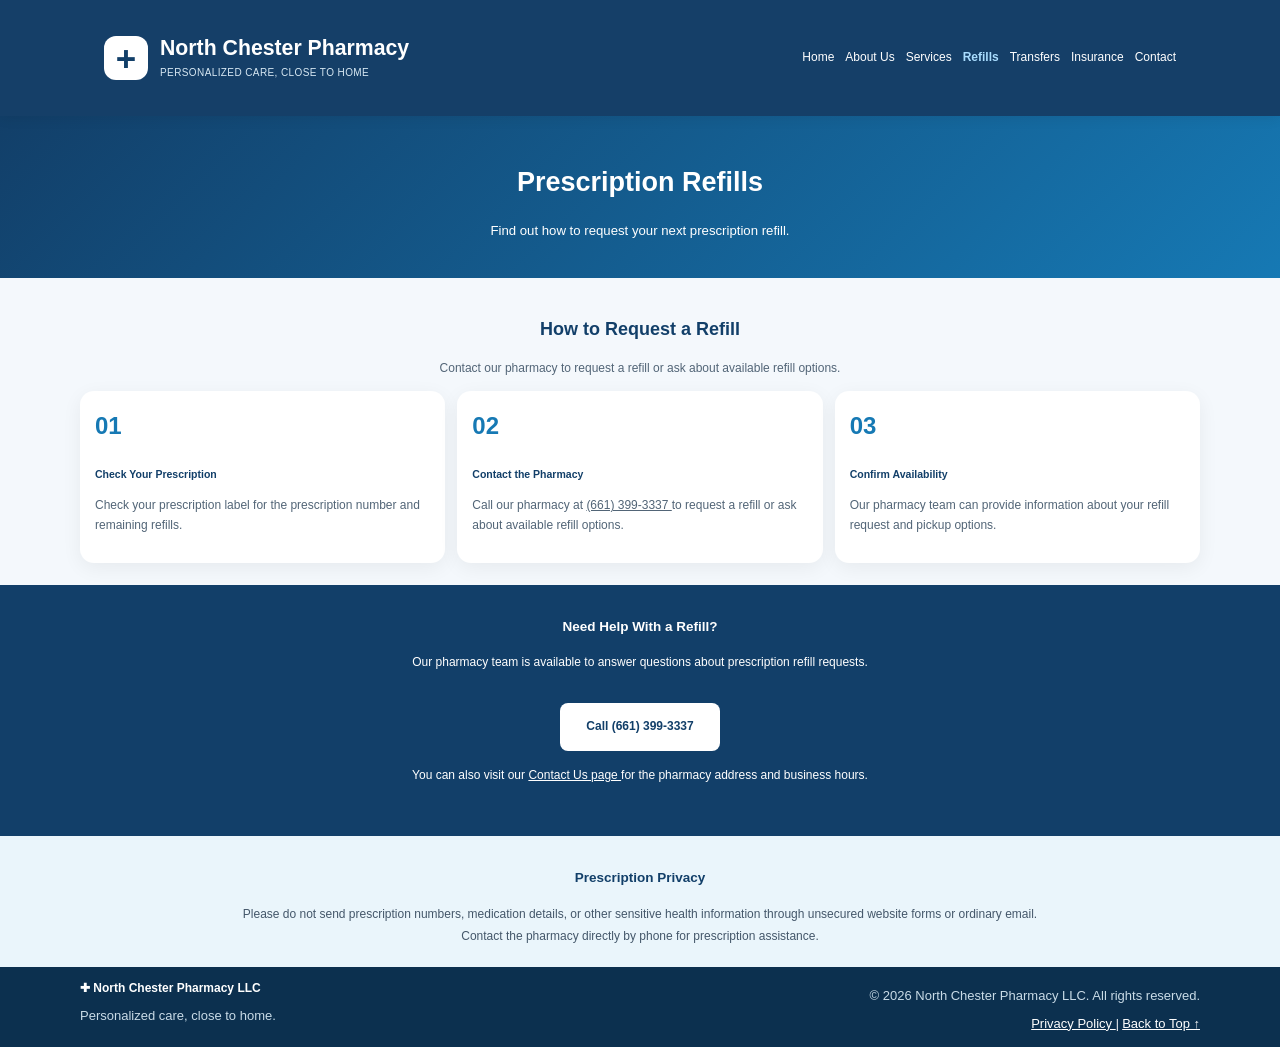
<file: refills.html>
<!DOCTYPE html>
<html lang="en">

<head>
    <meta charset="UTF-8">

    <meta name="viewport"
          content="width=device-width, initial-scale=1.0">

    <meta name="description"
          content="Learn how to request prescription refills at North Chester Pharmacy LLC in Bakersfield, California.">

    <meta name="theme-color" content="#123f69">

    <title>Prescription Refills | North Chester Pharmacy</title>

    <link rel="stylesheet" href="css/style.css">

    <script src="js/script.js" defer></script>
</head>

<body>

    <a class="skip-link" href="#main">
        Skip to main content
    </a>

    <!-- HEADER -->
    <header class="site-header">
        <div class="container header-inner">

            <a class="brand"
               href="index.html"
               aria-label="North Chester Pharmacy home">

                <span class="brand-mark"
                      aria-hidden="true">+</span>

                <span>
                    <strong>North Chester Pharmacy</strong>
                    <small>Personalized care, close to home</small>
                </span>

            </a>

            <button class="menu-toggle"
                    type="button"
                    aria-expanded="false"
                    aria-controls="primary-nav"
                    aria-label="Open navigation menu">

                <span></span>
                <span></span>
                <span></span>

            </button>

            <nav class="main-nav"
                 id="primary-nav"
                 aria-label="Main navigation">

                <a href="index.html">Home</a>
                <a href="about.html">About Us</a>
                <a href="services.html">Services</a>
                <a href="refills.html"
                   aria-current="page">Refills</a>
                <a href="transfers.html">Transfers</a>
                <a href="insurance.html">Insurance</a>
                <a href="contact.html">Contact</a>

            </nav>

        </div>
    </header>

    <!-- MAIN CONTENT -->
    <main id="main">

        <!-- REFILLS HERO -->
        <section class="refills-hero">
            <div class="container">

                <h1>Prescription Refills</h1>

                <p>
                    Find out how to request your next
                    prescription refill.
                </p>

            </div>
        </section>

        <!-- REFILL INSTRUCTIONS -->
        <section class="refills-section">
            <div class="container">

                <h2>How to Request a Refill</h2>

                <p class="refills-intro">
                    Contact our pharmacy to request a refill
                    or ask about available refill options.
                </p>

                <div class="refills-grid">

                    <!-- STEP 1 -->
                    <article class="refill-card">

                        <div class="refill-number">01</div>

                        <h3>Check Your Prescription</h3>

                        <p>
                            Check your prescription label
                            for the prescription number and
                            remaining refills.
                        </p>

                    </article>

                    <!-- STEP 2 -->
                    <article class="refill-card">

                        <div class="refill-number">02</div>

                        <h3>Contact the Pharmacy</h3>

                        <p>
                            Call our pharmacy at
                            <a href="tel:+16613993337">
                                (661) 399-3337
                            </a>
                            to request a refill or ask about
                            available refill options.
                        </p>

                    </article>

                    <!-- STEP 3 -->
                    <article class="refill-card">

                        <div class="refill-number">03</div>

                        <h3>Confirm Availability</h3>

                        <p>
                            Our pharmacy team can provide
                            information about your refill
                            request and pickup options.
                        </p>

                    </article>

                </div>

            </div>
        </section>

        <!-- REFILL HELP -->
        <section class="refills-help">
            <div class="container">

                <h2>Need Help With a Refill?</h2>

                <p>
                    Our pharmacy team is available to answer
                    questions about prescription refill requests.
                </p>

                <a href="tel:+16613993337"
                   class="refills-button">
                    Call (661) 399-3337
                </a>

                <p>
                    You can also visit our
                    <a href="contact.html">
                        Contact Us page
                    </a>
                    for the pharmacy address and business hours.
                </p>

            </div>
        </section>

        <!-- PRIVACY NOTICE -->
        <section class="contact-notice">
            <div class="container">

                <h2>Prescription Privacy</h2>

                <p>
                    Please do not send prescription numbers,
                    medication details, or other sensitive
                    health information through unsecured
                    website forms or ordinary email.
                </p>

                <p>
                    Contact the pharmacy directly by phone
                    for prescription assistance.
                </p>

            </div>
        </section>

    </main>

    <!-- FOOTER -->
    <footer class="site-footer">
        <div class="container footer-inner">

            <div>

                <strong>
                    ✚ North Chester Pharmacy LLC
                </strong>

                <p>
                    Personalized care, close to home.
                </p>

            </div>

            <div>

                <p>
                    &copy; <span id="year">2026</span>
                    North Chester Pharmacy LLC.
                    All rights reserved.
                </p>

                <a href="privacy.html">
                    Privacy Policy
                </a>

                <span aria-hidden="true"> | </span>

                <a href="#main">
                    Back to Top ↑
                </a>

            </div>

        </div>
    </footer>
<script src="js/script.js" defer></script>
<script src="js/pharmacy.js" defer></script>
<script src="js/patient-help.js" defer></script>
</body>
</html>
</file>
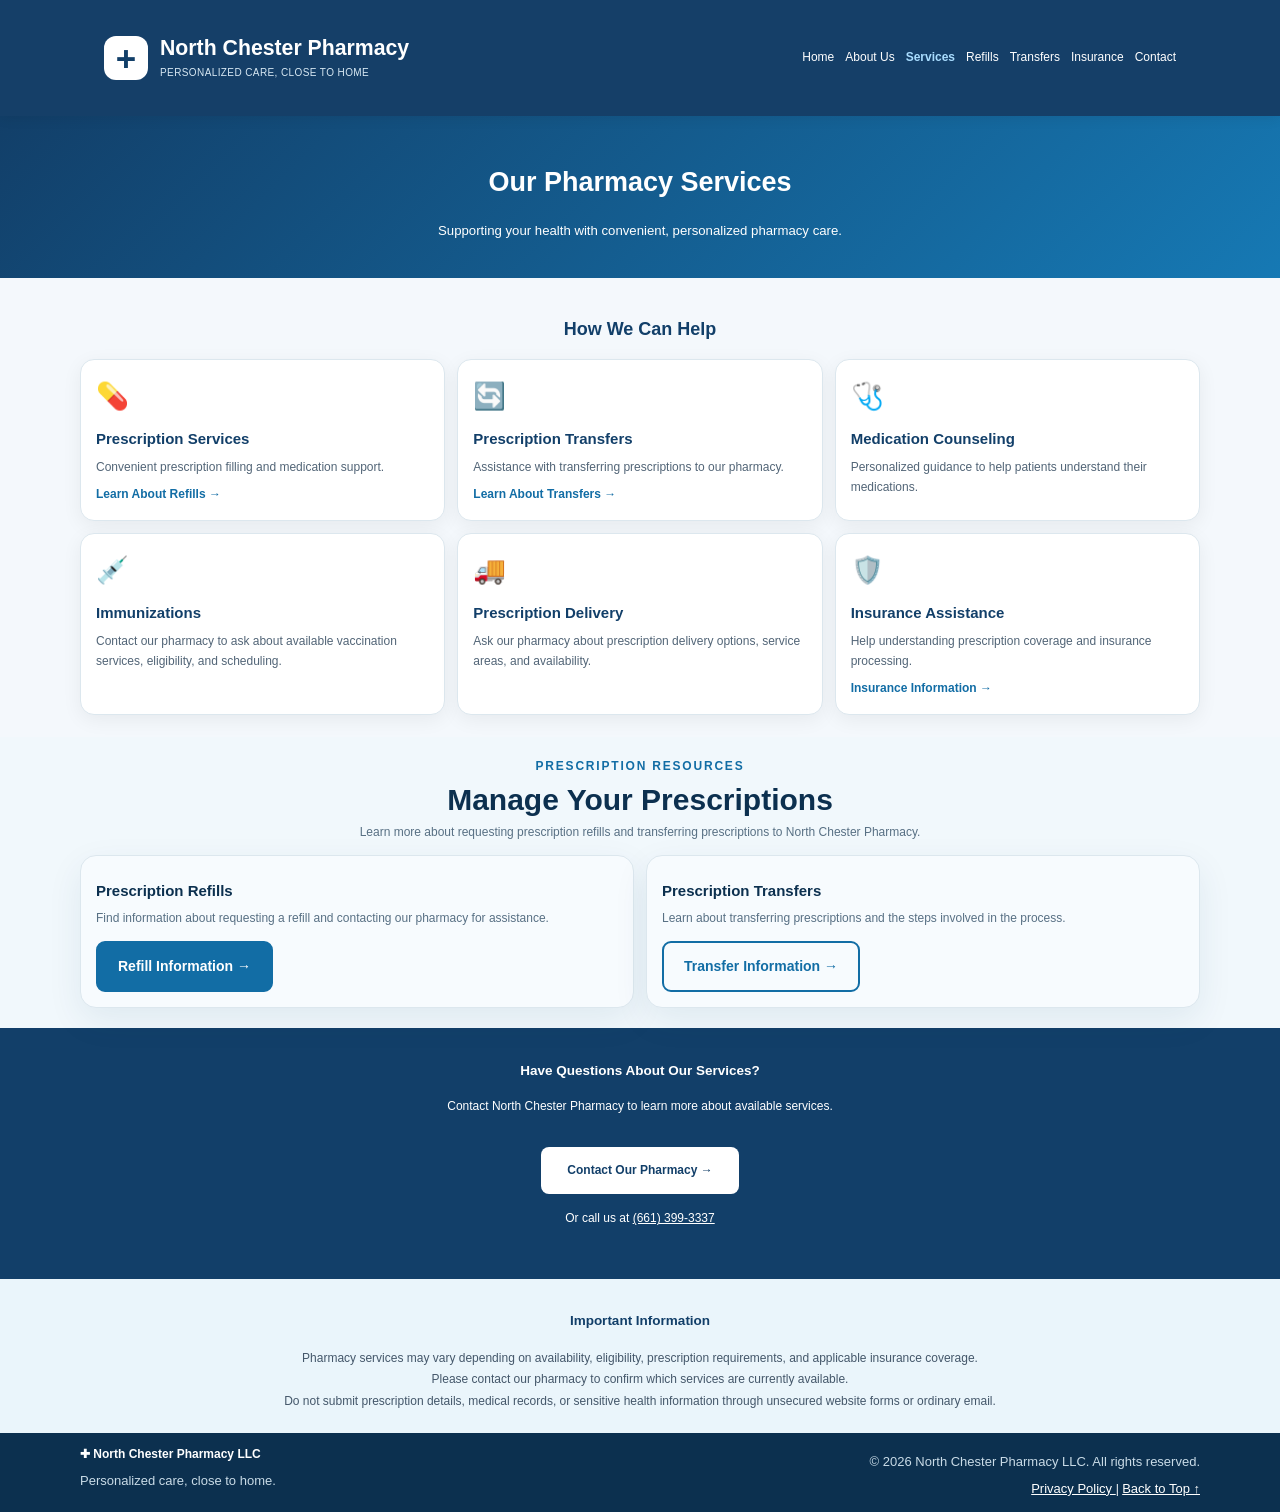
<file: services.html>
<!DOCTYPE html>
<html lang="en">

<head>
    <meta charset="UTF-8">

    <meta name="viewport"
          content="width=device-width, initial-scale=1.0">

    <meta name="description"
          content="Explore pharmacy services, prescription refills, transfers, medication counseling, and more at North Chester Pharmacy LLC in Bakersfield, California.">

    <meta name="theme-color" content="#123f69">

    <title>Pharmacy Services | North Chester Pharmacy</title>

    <link rel="stylesheet" href="css/style.css">

    <script src="js/script.js" defer></script>
</head>

<body>

    <a class="skip-link" href="#main">
        Skip to main content
    </a>

    <!-- HEADER -->
    <header class="site-header">
        <div class="container header-inner">

            <a class="brand"
               href="index.html"
               aria-label="North Chester Pharmacy home">

                <span class="brand-mark"
                      aria-hidden="true">+</span>

                <span>
                    <strong>North Chester Pharmacy</strong>
                    <small>Personalized care, close to home</small>
                </span>

            </a>

            <button class="menu-toggle"
                    type="button"
                    aria-expanded="false"
                    aria-controls="primary-nav"
                    aria-label="Open navigation menu">

                <span></span>
                <span></span>
                <span></span>

            </button>

            <nav class="main-nav"
                 id="primary-nav"
                 aria-label="Main navigation">

                <a href="index.html">Home</a>
                <a href="about.html">About Us</a>
                <a href="services.html"
                   aria-current="page">Services</a>
                <a href="refills.html">Refills</a>
                <a href="transfers.html">Transfers</a>
                <a href="insurance.html">Insurance</a>
                <a href="contact.html">Contact</a>

            </nav>

        </div>
    </header>

    <!-- MAIN CONTENT -->
    <main id="main">

        <!-- SERVICES HERO -->
        <section class="services-hero">
            <div class="container">

                <h1>Our Pharmacy Services</h1>

                <p>
                    Supporting your health with convenient,
                    personalized pharmacy care.
                </p>

            </div>
        </section>

        <!-- SERVICES GRID -->
        <section class="services-section">
            <div class="container">

                <h2>How We Can Help</h2>

                <div class="services-grid">

                    <!-- PRESCRIPTION SERVICES -->
                    <article class="service-card">

                        <div class="service-icon"
                             aria-hidden="true">💊</div>

                        <h3>Prescription Services</h3>

                        <p>
                            Convenient prescription filling
                            and medication support.
                        </p>

                        <a href="refills.html">
                            Learn About Refills →
                        </a>

                    </article>

                    <!-- PRESCRIPTION TRANSFERS -->
                    <article class="service-card">

                        <div class="service-icon"
                             aria-hidden="true">🔄</div>

                        <h3>Prescription Transfers</h3>

                        <p>
                            Assistance with transferring
                            prescriptions to our pharmacy.
                        </p>

                        <a href="transfers.html">
                            Learn About Transfers →
                        </a>

                    </article>

                    <!-- MEDICATION COUNSELING -->
                    <article class="service-card">

                        <div class="service-icon"
                             aria-hidden="true">🩺</div>

                        <h3>Medication Counseling</h3>

                        <p>
                            Personalized guidance to help
                            patients understand their medications.
                        </p>

                    </article>

                    <!-- IMMUNIZATIONS -->
                    <article class="service-card">

                        <div class="service-icon"
                             aria-hidden="true">💉</div>

                        <h3>Immunizations</h3>

                        <p>
                            Contact our pharmacy to ask about
                            available vaccination services,
                            eligibility, and scheduling.
                        </p>

                    </article>

                    <!-- PRESCRIPTION DELIVERY -->
                    <article class="service-card">

                        <div class="service-icon"
                             aria-hidden="true">🚚</div>

                        <h3>Prescription Delivery</h3>

                        <p>
                            Ask our pharmacy about
                            prescription delivery options,
                            service areas, and availability.
                        </p>

                    </article>

                    <!-- INSURANCE ASSISTANCE -->
                    <article class="service-card">

                        <div class="service-icon"
                             aria-hidden="true">🛡️</div>

                        <h3>Insurance Assistance</h3>

                        <p>
                            Help understanding prescription
                            coverage and insurance processing.
                        </p>

                        <a href="insurance.html">
                            Insurance Information →
                        </a>

                    </article>

                </div>

            </div>
        </section>

        <!-- ADDITIONAL PRESCRIPTION RESOURCES -->
        <section class="section section-soft">
            <div class="container">

                <p class="eyebrow center">
                    PRESCRIPTION RESOURCES
                </p>

                <h2 class="section-heading">
                    Manage Your Prescriptions
                </h2>

                <p class="section-intro">
                    Learn more about requesting prescription
                    refills and transferring prescriptions
                    to North Chester Pharmacy.
                </p>

                <div class="resource-grid">

                    <!-- REFILLS -->
                    <article class="resource-card">

                        <h3>Prescription Refills</h3>

                        <p>
                            Find information about requesting
                            a refill and contacting our
                            pharmacy for assistance.
                        </p>

                        <a class="button button-primary"
                           href="refills.html">
                            Refill Information →
                        </a>

                    </article>

                    <!-- TRANSFERS -->
                    <article class="resource-card">

                        <h3>Prescription Transfers</h3>

                        <p>
                            Learn about transferring
                            prescriptions and the steps
                            involved in the process.
                        </p>

                        <a class="button button-outline"
                           href="transfers.html">
                            Transfer Information →
                        </a>

                    </article>

                </div>

            </div>
        </section>

        <!-- SERVICES CALL TO ACTION -->
        <section class="services-cta">
            <div class="container">

                <h2>
                    Have Questions About Our Services?
                </h2>

                <p>
                    Contact North Chester Pharmacy to learn
                    more about available services.
                </p>

                <a href="contact.html"
                   class="services-button">
                    Contact Our Pharmacy →
                </a>

                <p>
                    Or call us at
                    <a href="tel:+16613993337">
                        (661) 399-3337
                    </a>
                </p>

            </div>
        </section>

        <!-- IMPORTANT NOTICE -->
        <section class="contact-notice">
            <div class="container">

                <h2>Important Information</h2>

                <p>
                    Pharmacy services may vary depending
                    on availability, eligibility,
                    prescription requirements, and
                    applicable insurance coverage.
                </p>

                <p>
                    Please contact our pharmacy to confirm
                    which services are currently available.
                </p>

                <p>
                    Do not submit prescription details,
                    medical records, or sensitive health
                    information through unsecured website
                    forms or ordinary email.
                </p>

            </div>
        </section>

    </main>

    <!-- FOOTER -->
    <footer class="site-footer">
        <div class="container footer-inner">

            <div>

                <strong>
                    ✚ North Chester Pharmacy LLC
                </strong>

                <p>
                    Personalized care, close to home.
                </p>

            </div>

            <div>

                <p>
                    &copy; <span id="year">2026</span>
                    North Chester Pharmacy LLC.
                    All rights reserved.
                </p>

                <a href="privacy.html">
                    Privacy Policy
                </a>

                <span aria-hidden="true"> | </span>

                <a href="#main">
                    Back to Top ↑
                </a>

            </div>

        </div>
    </footer>
<script src="js/script.js" defer></script>
<script src="js/pharmacy.js" defer></script>
<script src="js/patient-help.js" defer></script>
</body>
</html>
</file>
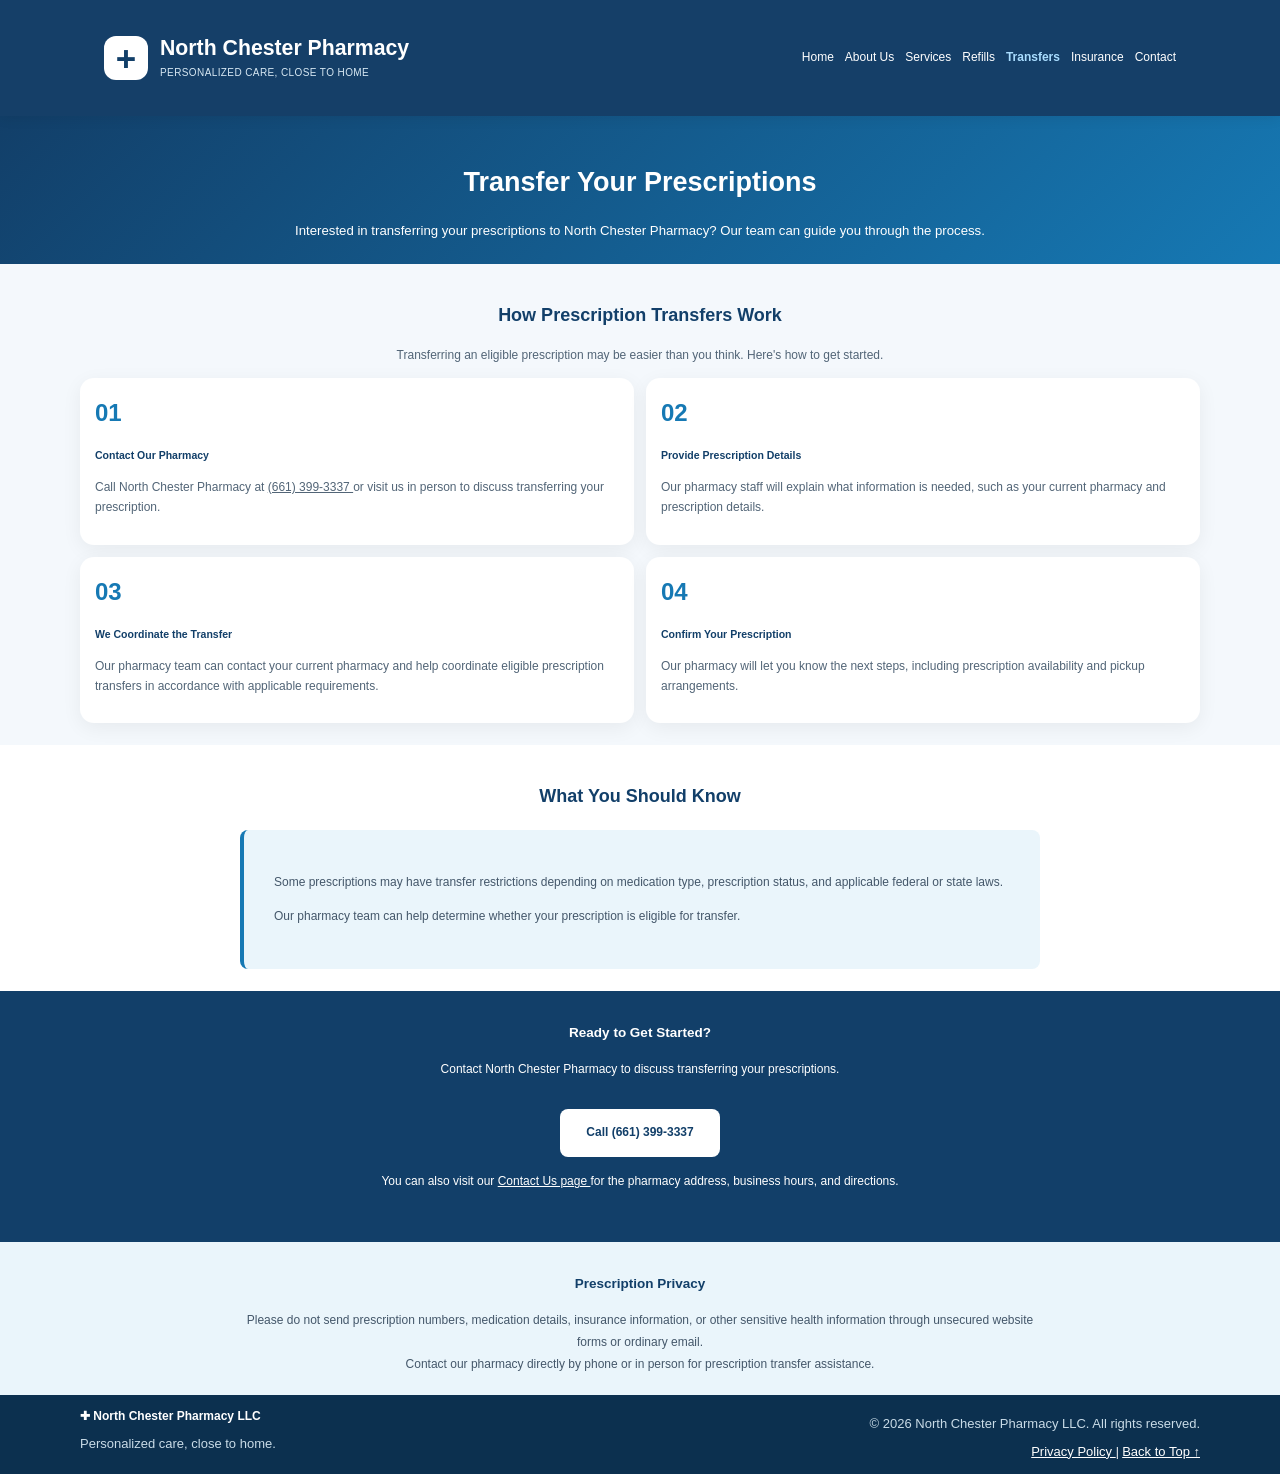
<file: transfers.html>
<!DOCTYPE html>
<html lang="en">

<head>
    <meta charset="UTF-8">

    <meta name="viewport"
          content="width=device-width, initial-scale=1.0">

    <meta name="description"
          content="Learn how to transfer your prescriptions to North Chester Pharmacy LLC in Bakersfield, California.">

    <meta name="theme-color" content="#123f69">

    <title>Prescription Transfers | North Chester Pharmacy</title>

    <link rel="stylesheet" href="css/style.css">

    <script src="js/script.js" defer></script>
</head>

<body>

    <a class="skip-link" href="#main">
        Skip to main content
    </a>

    <!-- HEADER -->
    <header class="site-header">
        <div class="container header-inner">

            <a class="brand"
               href="index.html"
               aria-label="North Chester Pharmacy home">

                <span class="brand-mark"
                      aria-hidden="true">+</span>

                <span>
                    <strong>North Chester Pharmacy</strong>
                    <small>Personalized care, close to home</small>
                </span>

            </a>

            <button class="menu-toggle"
                    type="button"
                    aria-expanded="false"
                    aria-controls="primary-nav"
                    aria-label="Open navigation menu">

                <span></span>
                <span></span>
                <span></span>

            </button>

            <nav class="main-nav"
                 id="primary-nav"
                 aria-label="Main navigation">

                <a href="index.html">Home</a>
                <a href="about.html">About Us</a>
                <a href="services.html">Services</a>
                <a href="refills.html">Refills</a>
                <a href="transfers.html"
                   aria-current="page">Transfers</a>
                <a href="insurance.html">Insurance</a>
                <a href="contact.html">Contact</a>

            </nav>

        </div>
    </header>

    <!-- MAIN CONTENT -->
    <main id="main">

        <!-- TRANSFERS HERO -->
        <section class="transfers-hero">
            <div class="container">

                <h1>Transfer Your Prescriptions</h1>

                <p>
                    Interested in transferring your prescriptions
                    to North Chester Pharmacy? Our team can
                    guide you through the process.
                </p>

            </div>
        </section>

        <!-- PRESCRIPTION TRANSFER STEPS -->
        <section class="transfers-section">
            <div class="container">

                <h2>How Prescription Transfers Work</h2>

                <p class="transfers-intro">
                    Transferring an eligible prescription
                    may be easier than you think.
                    Here's how to get started.
                </p>

                <div class="transfers-grid">

                    <!-- STEP 1 -->
                    <article class="transfer-card">

                        <div class="transfer-number">01</div>

                        <h3>Contact Our Pharmacy</h3>

                        <p>
                            Call North Chester Pharmacy at
                            <a href="tel:+16613993337">
                                (661) 399-3337
                            </a>
                            or visit us in person to discuss
                            transferring your prescription.
                        </p>

                    </article>

                    <!-- STEP 2 -->
                    <article class="transfer-card">

                        <div class="transfer-number">02</div>

                        <h3>Provide Prescription Details</h3>

                        <p>
                            Our pharmacy staff will explain
                            what information is needed, such
                            as your current pharmacy and
                            prescription details.
                        </p>

                    </article>

                    <!-- STEP 3 -->
                    <article class="transfer-card">

                        <div class="transfer-number">03</div>

                        <h3>We Coordinate the Transfer</h3>

                        <p>
                            Our pharmacy team can contact
                            your current pharmacy and help
                            coordinate eligible prescription
                            transfers in accordance with
                            applicable requirements.
                        </p>

                    </article>

                    <!-- STEP 4 -->
                    <article class="transfer-card">

                        <div class="transfer-number">04</div>

                        <h3>Confirm Your Prescription</h3>

                        <p>
                            Our pharmacy will let you know
                            the next steps, including
                            prescription availability and
                            pickup arrangements.
                        </p>

                    </article>

                </div>

            </div>
        </section>

        <!-- IMPORTANT TRANSFER INFORMATION -->
        <section class="transfers-info">
            <div class="container">

                <h2>What You Should Know</h2>

                <div class="transfers-info-box">

                    <p>
                        Some prescriptions may have transfer
                        restrictions depending on medication
                        type, prescription status, and
                        applicable federal or state laws.
                    </p>

                    <p>
                        Our pharmacy team can help determine
                        whether your prescription is eligible
                        for transfer.
                    </p>

                </div>

            </div>
        </section>

        <!-- TRANSFER CALL TO ACTION -->
        <section class="transfers-cta">
            <div class="container">

                <h2>Ready to Get Started?</h2>

                <p>
                    Contact North Chester Pharmacy to
                    discuss transferring your prescriptions.
                </p>

                <a href="tel:+16613993337"
                   class="transfers-button">
                    Call (661) 399-3337
                </a>

                <p>
                    You can also visit our
                    <a href="contact.html">
                        Contact Us page
                    </a>
                    for the pharmacy address,
                    business hours, and directions.
                </p>

            </div>
        </section>

        <!-- PRESCRIPTION PRIVACY NOTICE -->
        <section class="contact-notice">
            <div class="container">

                <h2>Prescription Privacy</h2>

                <p>
                    Please do not send prescription numbers,
                    medication details, insurance information,
                    or other sensitive health information
                    through unsecured website forms or
                    ordinary email.
                </p>

                <p>
                    Contact our pharmacy directly by phone
                    or in person for prescription
                    transfer assistance.
                </p>

            </div>
        </section>

    </main>

    <!-- FOOTER -->
    <footer class="site-footer">
        <div class="container footer-inner">

            <div>

                <strong>
                    ✚ North Chester Pharmacy LLC
                </strong>

                <p>
                    Personalized care, close to home.
                </p>

            </div>

            <div>

                <p>
                    &copy; <span id="year">2026</span>
                    North Chester Pharmacy LLC.
                    All rights reserved.
                </p>

                <a href="privacy.html">
                    Privacy Policy
                </a>

                <span aria-hidden="true"> | </span>

                <a href="#main">
                    Back to Top ↑
                </a>

            </div>

        </div>
    </footer>
<script src="js/script.js" defer></script>
<script src="js/pharmacy.js" defer></script>
<script src="js/patient-help.js" defer></script>
</body>
</html>
</file>
<file: css/style.css>
:root{--navy:#123f69;--navy-dark:#0c304f;--blue:#126da5;--sky:#eaf5fb;--ink:#183a55;--muted:#587084;--white:#fff;--line:#dce7ee;--shadow:0 12px 35px rgba(19,63,105,.08)}
*{box-sizing:border-box}html{scroll-behavior:smooth;scroll-padding-top:90px}body{margin:0;font-family:Arial,Helvetica,sans-serif;color:var(--ink);line-height:1.65;background:#fff}a{color:inherit}button{font:inherit}a:focus-visible,button:focus-visible{outline:3px solid #e8a52a;outline-offset:4px}.container{width:min(1120px,calc(100% - 40px));margin:auto}.skip-link{position:absolute;left:12px;top:-70px;background:#fff;color:#123f69;padding:10px;z-index:100}.skip-link:focus{top:10px}.site-header{background:var(--navy);color:#fff;position:sticky;top:0;z-index:20;box-shadow:0 3px 12px #0001}.header-inner{display:flex;align-items:center;justify-content:space-between;min-height:84px;gap:22px}.brand{display:flex;gap:12px;align-items:center;text-decoration:none}.brand-mark{display:grid;place-items:center;width:43px;height:43px;background:#fff;color:var(--navy);border-radius:11px;font-size:35px;font-weight:bold;line-height:1}.brand strong{display:block;font-size:17px;line-height:1.25}.brand small{display:block;font-size:10px;letter-spacing:.07em;color:#d7e8f3;text-transform:uppercase;margin-top:4px}.primary-nav{display:flex;align-items:center;gap:24px}.primary-nav a{font-size:14px;text-decoration:none;color:#e9f3f8;font-weight:600}.primary-nav a:hover,.primary-nav a.active{color:#fff;text-decoration:underline;text-underline-offset:7px}.menu-toggle{display:none}.hero{background:linear-gradient(120deg,#e8f5fb,#f7fbfd);overflow:hidden}.hero-grid{min-height:510px;display:grid;grid-template-columns:1.1fr 1fr;gap:60px;align-items:center;padding:72px 0}.eyebrow{font-size:12px;letter-spacing:.15em;color:var(--blue);font-weight:800;margin:0 0 16px}.hero h1{font-size:clamp(42px,5.3vw,70px);line-height:1.09;letter-spacing:-.04em;margin:0 0 22px;color:var(--navy-dark)}.hero h1 span{color:var(--blue)}.lead{font-size:19px;max-width:510px;color:#49687f;margin:0 0 29px}.actions{display:flex;flex-wrap:wrap;gap:12px}.button{display:inline-flex;justify-content:center;align-items:center;gap:10px;border-radius:9px;padding:12px 20px;text-decoration:none;font-weight:700;font-size:14px;transition:transform .2s,background .2s;border:2px solid var(--blue)}.button:hover{transform:translateY(-2px)}.button-primary{background:var(--blue);color:#fff}.button-primary:hover{background:#075681}.button-outline{background:transparent;color:var(--blue)}.button-outline:hover{background:#e5f1f9}.hero-note{font-size:13px;color:#637e90;margin:24px 0 0}.hero-art{height:350px;position:relative;display:grid;place-items:center}.art-circle{position:absolute;width:340px;height:340px;border-radius:50%;background:#cbe7f4}.store{position:relative;width:310px;filter:drop-shadow(0 22px 14px #15466b22);z-index:1}.store-sign{height:85px;border-radius:12px 12px 0 0;background:#fff;display:flex;justify-content:center;align-items:center;gap:10px;color:var(--navy);font-size:22px;font-weight:800;letter-spacing:.04em}.store-sign span{color:#0e81b8;font-size:32px}.store-awning{height:35px;background:repeating-linear-gradient(90deg,#1878ae 0 38px,#fff 38px 76px);border-radius:0 0 10px 10px}.store-front{height:155px;background:#f9fdff;display:flex;align-items:end;justify-content:space-evenly;padding:20px 14px 0;border:7px solid #d3e4ee;border-top:0}.store-window{width:70px;height:94px;background:#b9dce9;border:7px solid #fff;border-bottom:0}.store-door{width:75px;height:120px;background:#9ecfe0;border:7px solid #fff;border-bottom:0;position:relative}.door-handle{position:absolute;right:6px;top:65px;width:6px;height:12px;background:#fff}.art-pill{position:absolute;z-index:2;background:#fff;border-radius:14px;padding:10px 18px;box-shadow:var(--shadow);color:var(--blue);font-size:26px}.pill-one{top:18px;right:12px}.pill-two{bottom:20px;left:10px}.section{padding:85px 0}.center{text-align:center}.section-heading{text-align:center;font-size:clamp(29px,4vw,40px);line-height:1.2;margin:0 0 13px;color:var(--navy-dark)}.section-intro{max-width:610px;text-align:center;margin:0 auto 36px;color:var(--muted)}.cards{display:grid;grid-template-columns:repeat(3,1fr);gap:20px}.service-card,.resource-card{border:1px solid var(--line);border-radius:16px;padding:30px;background:#fff;box-shadow:var(--shadow)}.card-icon{display:grid;place-items:center;width:55px;height:55px;border-radius:14px;background:#e5f3fb;color:var(--blue);font-size:30px;font-weight:700}.service-card h3,.resource-card h3{margin:20px 0 8px;font-size:20px;color:var(--navy-dark)}.service-card p,.resource-card p{color:var(--muted);margin:0 0 18px}.service-card a,.text-link{color:var(--blue);font-weight:700;text-decoration:none}.service-card a:hover,.text-link:hover{text-decoration:underline}.section-soft{background:#f1f8fc}.split{display:grid;grid-template-columns:1fr 1.2fr;gap:70px;align-items:center}.split h2,.section-contact h2{font-size:clamp(29px,4vw,40px);line-height:1.2;margin:0 0 20px}.split p:not(.eyebrow){color:var(--muted)}.about-graphic{min-height:300px;background:linear-gradient(145deg,#196d9e,#0d3c62);border-radius:20px;color:#fff;display:flex;flex-direction:column;align-items:center;justify-content:center;text-align:center;gap:10px;font-size:26px;font-weight:700;line-height:1.3}.about-graphic span{font-size:76px;line-height:1}.resource-grid{display:grid;grid-template-columns:1fr 1fr;gap:24px;margin-top:35px}.resource-card{background:#f7fbfe}.resource-card .button{margin-top:5px}.privacy-note{text-align:center;color:#6a7f90;font-size:13px;margin:26px auto 0;max-width:780px}.section-contact{background:#e9f5fb}.contact-grid{display:grid;grid-template-columns:1fr 1fr;gap:65px;align-items:center}.section-contact p:not(.eyebrow){color:#536f84}.contact-panel{background:#fff;border-radius:16px;padding:30px;box-shadow:var(--shadow)}.contact-panel h3{margin:0 0 18px}.contact-panel p{margin:10px 0}.contact-panel .contact-note{font-size:12px;margin-top:22px}.site-footer{background:var(--navy-dark);color:#fff;padding:30px 0}.footer-inner{display:flex;justify-content:space-between;gap:20px}.footer-inner p{font-size:13px;color:#c9dbe7;margin:6px 0}.footer-inner a{color:#fff;font-size:13px}.footer-inner>div:last-child{text-align:right}
@media(max-width:800px){.header-inner{min-height:74px}.menu-toggle{display:flex;width:42px;height:42px;border:1px solid #8baabd;background:transparent;border-radius:8px;flex-direction:column;justify-content:center;align-items:center;gap:5px;cursor:pointer}.menu-toggle span{width:20px;height:2px;background:#fff}.primary-nav{display:none;position:absolute;top:74px;left:0;right:0;background:var(--navy);padding:18px 22px 25px;flex-direction:column;align-items:stretch;gap:15px;border-top:1px solid #ffffff30}.primary-nav.open{display:flex}.hero-grid{grid-template-columns:1fr;gap:18px;padding:60px 0 35px}.hero-art{height:315px}.cards{grid-template-columns:1fr}.split,.contact-grid{grid-template-columns:1fr;gap:30px}.resource-grid{grid-template-columns:1fr}.section{padding:65px 0}}@media(max-width:480px){.container{width:min(100% - 30px,1120px)}.brand strong{font-size:14px}.brand small{font-size:8px}.brand-mark{width:37px;height:37px;font-size:28px}.hero h1{font-size:43px}.lead{font-size:17px}.actions .button{width:100%}.hero-art{transform:scale(.85);margin:-15px 0}.footer-inner{flex-direction:column}.footer-inner>div:last-child{text-align:left}.service-card,.resource-card{padding:24px}}@media(prefers-reduced-motion:reduce){html{scroll-behavior:auto}.button{transition:none}}


/* About Us Page */

.about-hero {
    background: linear-gradient(135deg, #123f69, #1679b4);
    color: white;
    padding: 80px 20px;
    text-align: center;
}

.about-hero h1 {
    font-size: clamp(2rem, 5vw, 3rem);
    margin-bottom: 20px;
}

.about-hero p {
    font-size: 1.1rem;
    max-width: 650px;
    margin: 0 auto;
    line-height: 1.7;
}

.about-content {
    padding: 70px 20px;
    background-color: #ffffff;
}

.about-content .container {
    max-width: 1000px;
    margin: 0 auto;
}

.about-content h2 {
    color: #123f69;
    margin-top: 35px;
    margin-bottom: 15px;
}

.about-content p {
    color: #44576a;
    line-height: 1.8;
    margin-bottom: 25px;
}


/* Pharmacy Services Page */

.services-hero {
    background: linear-gradient(135deg, #123f69, #1679b4);
    color: white;
    text-align: center;
    padding: 80px 20px;
}

.services-hero h1 {
    font-size: clamp(2rem, 5vw, 3rem);
    margin-bottom: 15px;
}

.services-hero p {
    font-size: 1.1rem;
    line-height: 1.7;
}

.services-section {
    background: #f4f8fc;
    padding: 70px 20px;
}

.services-section .container {
    max-width: 1150px;
    margin: 0 auto;
}

.services-section h2 {
    text-align: center;
    color: #123f69;
    margin-bottom: 40px;
    font-size: 2rem;
}

.services-grid {
    display: grid;
    grid-template-columns: repeat(3, minmax(0, 1fr));
    gap: 24px;
}

.service-card {
    background: white;
    border-radius: 14px;
    padding: 32px 25px;
    box-shadow: 0 5px 20px rgba(0, 0, 0, 0.06);
    transition: transform 0.2s ease;
}

.service-card:hover {
    transform: translateY(-5px);
}

.service-icon {
    font-size: 2.2rem;
    margin-bottom: 18px;
}

.service-card h3 {
    color: #123f69;
    margin-bottom: 12px;
}

.service-card p {
    color: #526577;
    line-height: 1.7;
}

.services-cta {
    background: #123f69;
    color: white;
    text-align: center;
    padding: 65px 20px;
}

.services-cta p {
    margin: 15px 0 30px;
}

.services-button {
    display: inline-block;
    background: white;
    color: #123f69;
    padding: 14px 26px;
    border-radius: 8px;
    text-decoration: none;
    font-weight: 600;
}

.services-button:hover {
    background: #e5f2fa;
}

@media (max-width: 900px) {
    .services-grid {
        grid-template-columns: repeat(2, minmax(0, 1fr));
    }
}

@media (max-width: 600px) {
    .services-grid {
        grid-template-columns: 1fr;
    }

    .services-hero {
        padding: 55px 20px;
    }
}


/* Prescription Refills Page */

.refills-hero {
    background: linear-gradient(135deg, #123f69, #1679b4);
    color: white;
    padding: 80px 20px;
    text-align: center;
}

.refills-hero h1 {
    font-size: clamp(2rem, 5vw, 3rem);
    margin-bottom: 15px;
}

.refills-hero p {
    font-size: 1.1rem;
    line-height: 1.7;
}

.refills-section {
    background: #f4f8fc;
    padding: 70px 20px;
}

.refills-section .container {
    max-width: 1150px;
    margin: 0 auto;
}

.refills-section h2 {
    color: #123f69;
    text-align: center;
    font-size: 2rem;
    margin-bottom: 15px;
}

.refills-intro {
    text-align: center;
    color: #526577;
    margin-bottom: 40px;
}

.refills-grid {
    display: grid;
    grid-template-columns: repeat(3, minmax(0, 1fr));
    gap: 24px;
}

.refill-card {
    background: white;
    padding: 35px 25px;
    border-radius: 14px;
    box-shadow: 0 5px 20px rgba(0,0,0,0.06);
}

.refill-number {
    color: #1679b4;
    font-size: 2rem;
    font-weight: bold;
    margin-bottom: 20px;
}

.refill-card h3 {
    color: #123f69;
    margin-bottom: 12px;
}

.refill-card p {
    color: #526577;
    line-height: 1.7;
}

.refills-help {
    background: #123f69;
    color: white;
    text-align: center;
    padding: 65px 20px;
}

.refills-help p {
    margin: 15px 0 30px;
}

.refills-button {
    display: inline-block;
    background: white;
    color: #123f69;
    padding: 14px 26px;
    border-radius: 8px;
    text-decoration: none;
    font-weight: 600;
}

.refills-button:hover {
    background: #e5f2fa;
}

@media (max-width: 800px) {
    .refills-grid {
        grid-template-columns: 1fr;
    }

    .refills-hero {
        padding: 55px 20px;
    }
}


/* Prescription Transfers Page */

.transfers-hero {
    background: linear-gradient(135deg, #123f69, #1679b4);
    color: white;
    text-align: center;
    padding: 80px 20px;
}

.transfers-hero h1 {
    font-size: clamp(2rem, 5vw, 3rem);
    margin-bottom: 15px;
}

.transfers-hero p {
    max-width: 700px;
    margin: 0 auto;
    line-height: 1.7;
    font-size: 1.1rem;
}

.transfers-section {
    padding: 70px 20px;
    background: #f4f8fc;
}

.transfers-section .container,
.transfers-info .container,
.transfers-cta .container {
    max-width: 1150px;
    margin: 0 auto;
}

.transfers-section h2,
.transfers-info h2 {
    color: #123f69;
    text-align: center;
    font-size: 2rem;
    margin-bottom: 18px;
}

.transfers-intro {
    text-align: center;
    color: #526577;
    margin-bottom: 40px;
}

.transfers-grid {
    display: grid;
    grid-template-columns: repeat(2, minmax(0, 1fr));
    gap: 24px;
}

.transfer-card {
    background: white;
    padding: 35px 28px;
    border-radius: 14px;
    box-shadow: 0 5px 20px rgba(0, 0, 0, 0.06);
}

.transfer-number {
    font-size: 2rem;
    font-weight: bold;
    color: #1679b4;
    margin-bottom: 15px;
}

.transfer-card h3 {
    color: #123f69;
    margin-bottom: 12px;
}

.transfer-card p {
    color: #526577;
    line-height: 1.7;
}

.transfers-info {
    padding: 65px 20px;
    background: white;
}

.transfers-info-box {
    background: #eaf5fb;
    padding: 30px;
    border-left: 4px solid #1679b4;
    border-radius: 8px;
    max-width: 800px;
    margin: 0 auto;
}

.transfers-info-box p {
    color: #44576a;
    line-height: 1.8;
}

.transfers-cta {
    background: #123f69;
    color: white;
    text-align: center;
    padding: 65px 20px;
}

.transfers-cta p {
    margin: 15px 0 30px;
}

.transfers-button {
    display: inline-block;
    background: white;
    color: #123f69;
    padding: 14px 26px;
    border-radius: 8px;
    text-decoration: none;
    font-weight: 600;
}

.transfers-button:hover {
    background: #e5f2fa;
}

@media (max-width: 700px) {
    .transfers-grid {
        grid-template-columns: 1fr;
    }

    .transfers-hero {
        padding: 55px 20px;
    }
}


/* Insurance Information Page */

.insurance-hero {
    background: linear-gradient(135deg, #123f69, #1679b4);
    color: white;
    padding: 80px 20px;
    text-align: center;
}

.insurance-hero h1 {
    font-size: clamp(2rem, 5vw, 3rem);
    margin-bottom: 15px;
}

.insurance-hero p {
    font-size: 1.1rem;
    line-height: 1.7;
}

.insurance-section {
    background: #f4f8fc;
    padding: 70px 20px;
}

.insurance-section .container,
.insurance-details .container,
.insurance-notice .container,
.insurance-cta .container {
    max-width: 1150px;
    margin: 0 auto;
}

.insurance-section h2,
.insurance-details h2 {
    text-align: center;
    color: #123f69;
    font-size: 2rem;
    margin-bottom: 20px;
}

.insurance-intro {
    text-align: center;
    color: #526577;
    line-height: 1.8;
    max-width: 800px;
    margin: 0 auto 40px;
}

.insurance-grid {
    display: grid;
    grid-template-columns: repeat(3, minmax(0, 1fr));
    gap: 24px;
}

.insurance-card {
    background: white;
    padding: 32px 25px;
    border-radius: 14px;
    box-shadow: 0 5px 20px rgba(0,0,0,0.06);
    transition: transform 0.2s ease;
}

.insurance-card:hover {
    transform: translateY(-5px);
}

.insurance-icon {
    font-size: 2.2rem;
    margin-bottom: 18px;
}

.insurance-card h3 {
    color: #123f69;
    margin-bottom: 12px;
}

.insurance-card p {
    color: #526577;
    line-height: 1.7;
}

.insurance-details {
    padding: 70px 20px;
    background: white;
}

.insurance-steps {
    max-width: 850px;
    margin: 40px auto 0;
}

.insurance-step {
    display: flex;
    align-items: flex-start;
    gap: 24px;
    padding: 25px 0;
    border-bottom: 1px solid #e1e8ef;
}

.insurance-number {
    font-size: 2rem;
    font-weight: bold;
    color: #1679b4;
}

.insurance-step h3 {
    color: #123f69;
    margin-bottom: 10px;
}

.insurance-step p {
    color: #526577;
    line-height: 1.7;
}

.insurance-notice {
    background: #eaf5fb;
    padding: 50px 20px;
    text-align: center;
}

.insurance-notice h2 {
    color: #123f69;
    margin-bottom: 15px;
}

.insurance-notice p {
    color: #44576a;
    max-width: 850px;
    margin: 0 auto;
    line-height: 1.8;
}

.insurance-cta {
    background: #123f69;
    color: white;
    padding: 65px 20px;
    text-align: center;
}

.insurance-cta p {
    margin: 15px 0 30px;
}

.insurance-button {
    display: inline-block;
    background: white;
    color: #123f69;
    padding: 14px 26px;
    border-radius: 8px;
    text-decoration: none;
    font-weight: 600;
}

.insurance-button:hover {
    background: #e5f2fa;
}

@media (max-width: 900px) {
    .insurance-grid {
        grid-template-columns: repeat(2, minmax(0, 1fr));
    }
}

@media (max-width: 600px) {
    .insurance-grid {
        grid-template-columns: 1fr;
    }

    .insurance-step {
        gap: 15px;
    }

    .insurance-hero {
        padding: 55px 20px;
    }
}


/* Contact Us Page */

.contact-hero {
    background: linear-gradient(135deg, #123f69, #1679b4);
    color: white;
    text-align: center;
    padding: 80px 20px;
}

.contact-hero h1 {
    font-size: clamp(2rem, 5vw, 3rem);
    margin-bottom: 15px;
}

.contact-hero p {
    font-size: 1.1rem;
    line-height: 1.7;
}

.contact-section {
    background: #f4f8fc;
    padding: 70px 20px;
}

.contact-section .container,
.contact-directions .container,
.contact-notice .container {
    max-width: 1150px;
    margin: 0 auto;
}

.contact-section h2,
.contact-directions h2 {
    color: #123f69;
    text-align: center;
    font-size: 2rem;
    margin-bottom: 15px;
}

.contact-intro {
    text-align: center;
    color: #526577;
    margin-bottom: 40px;
}

.contact-grid {
    display: grid;
    grid-template-columns: repeat(2, minmax(0, 1fr));
    gap: 24px;
}

.contact-card {
    background: white;
    padding: 35px 28px;
    border-radius: 14px;
    box-shadow: 0 5px 20px rgba(0,0,0,0.06);
}

.contact-icon {
    font-size: 2.2rem;
    margin-bottom: 18px;
}

.contact-card h3 {
    color: #123f69;
    margin-bottom: 12px;
}

.contact-card p {
    color: #526577;
    line-height: 1.7;
}

.contact-directions {
    background: white;
    padding: 70px 20px;
    text-align: center;
}

.contact-directions p {
    color: #526577;
    margin: 15px 0 30px;
}

.contact-button {
    display: inline-block;
    background: #1679b4;
    color: white;
    padding: 14px 26px;
    border-radius: 8px;
    text-decoration: none;
    font-weight: 600;
}

.contact-button:hover {
    background: #123f69;
}

.contact-notice {
    background: #eaf5fb;
    padding: 50px 20px;
    text-align: center;
}

.contact-notice h2 {
    color: #123f69;
    margin-bottom: 15px;
}

.contact-notice p {
    max-width: 800px;
    margin: 0 auto;
    color: #44576a;
    line-height: 1.8;
}

@media (max-width: 700px) {
    .contact-grid {
        grid-template-columns: 1fr;
    }

    .contact-hero {
        padding: 55px 20px;
    }
}


/* Privacy Policy Page */

.privacy-hero {
    background: linear-gradient(135deg, #123f69, #1679b4);
    color: white;
    padding: 75px 20px;
    text-align: center;
}

.privacy-hero h1 {
    font-size: clamp(2rem, 5vw, 3rem);
    margin-bottom: 15px;
}

.privacy-hero p {
    font-size: 1.1rem;
    line-height: 1.7;
}

.privacy-content {
    padding: 65px 20px;
    background: #ffffff;
}

.privacy-content .container {
    max-width: 900px;
    margin: 0 auto;
}

.privacy-content h2 {
    color: #123f69;
    margin-top: 35px;
    margin-bottom: 14px;
    font-size: 1.4rem;
}

.privacy-content p {
    color: #44576a;
    line-height: 1.85;
    margin-bottom: 18px;
}

.privacy-content .privacy-review-notice {
    background: #f3f6f9;
    padding: 18px 22px;
    border-radius: 8px;
    font-weight: 600;
}

.privacy-button {
    display: inline-block;
    margin-top: 20px;
    padding: 14px 26px;
    background: #1679b4;
    color: white;
    text-decoration: none;
    border-radius: 8px;
    font-weight: 600;
}

.privacy-button:hover {
    background: #123f69;
}

.site-footer a {
    color: inherit;
    text-decoration: underline;
}

@media (max-width: 600px) {
    .privacy-hero {
        padding: 55px 20px;
    }

    .privacy-content {
        padding: 40px 20px;
    }
}


/* Main Navigation Fix */

.main-nav {
    display: flex;
    align-items: center;
    justify-content: flex-end;
    flex-wrap: wrap;
    gap: 22px;
}

.main-nav a {
    color: #ffffff;
    text-decoration: none;
    font-size: 14px;
    font-weight: 500;
    padding: 8px 0;
    transition: color 0.2s ease;
}

.main-nav a:hover {
    color: #9ed8ff;
}

.main-nav a[aria-current="page"] {
    color: #9ed8ff;
    font-weight: 700;
}

/* Tablet Navigation */

@media (max-width: 1000px) {
    .main-nav {
        justify-content: center;
        gap: 14px;
    }

    .main-nav a {
        font-size: 13px;
    }
}

/* Mobile Navigation */

@media (max-width: 600px) {
    .main-nav {
        justify-content: center;
        gap: 10px 16px;
    }

    .main-nav a {
        font-size: 13px;
    }
}


/* CONSISTENT WEBSITE HEADER */

.site-header {
    background: #153f68;
    padding: 16px 0;
}

.site-header > .container {
    max-width: 1200px;
    margin: 0 auto;
    padding: 0 24px;
    display: flex;
    justify-content: space-between;
    align-items: center;
    flex-wrap: wrap;
    gap: 20px;
}

.site-header .logo {
    color: #ffffff;
    font-size: 20px;
    font-weight: 700;
    text-decoration: none;
}

.site-header nav {
    display: flex;
    align-items: center;
    flex-wrap: wrap;
    gap: 20px;
}

.site-header nav a {
    color: #ffffff;
    font-size: 14px;
    font-weight: 500;
    text-decoration: none;
    transition: color 0.2s ease;
}

.site-header nav a:hover,
.site-header nav a[aria-current="page"] {
    color: #a9ddff;
}

@media (max-width: 768px) {
    .site-header > .container {
        flex-direction: column;
        align-items: center;
    }

    .site-header nav {
        justify-content: center;
        gap: 12px 18px;
    }
}


/* Homepage Insurance Highlight */

.insurance-home-card {
    background: #ffffff;
    padding: 40px;
    border-radius: 18px;
    box-shadow: 0 12px 35px rgba(0, 0, 0, 0.07);
    text-align: center;
}

.insurance-home-icon {
    display: block;
    font-size: 3rem;
    margin-bottom: 20px;
}

.insurance-home-card h3 {
    color: #123f69;
    margin-bottom: 15px;
}

.insurance-home-card p {
    color: #526577;
    line-height: 1.8;
}

#insurance-highlight .button {
    margin-top: 18px;
}

.section-contact .button {
    margin-top: 20px;
}

/* Keep the homepage navigation usable */

.site-header .main-nav {
    display: flex;
    align-items: center;
    flex-wrap: wrap;
    gap: 16px;
}

.site-header .main-nav a {
    color: #ffffff;
    text-decoration: none;
    font-size: 13px;
}

.site-header .main-nav a:hover,
.site-header .main-nav a[aria-current="page"] {
    color: #a9ddff;
}

@media (max-width: 768px) {
    .insurance-home-card {
        padding: 28px;
    }
}


/* CONSISTENT HEADER AND MOBILE NAVIGATION */

.site-header .header-inner {
    display: flex;
    align-items: center;
    justify-content: space-between;
    gap: 20px;
    flex-wrap: wrap;
}

.site-header .brand {
    display: inline-flex;
    align-items: center;
    gap: 12px;
    color: #ffffff;
    text-decoration: none;
}

.site-header .brand strong {
    display: block;
}

.site-header .brand small {
    display: block;
    font-size: 11px;
}

.site-header .main-nav {
    display: flex;
    align-items: center;
    gap: 16px;
}

.site-header .main-nav a {
    color: white;
    text-decoration: none;
    font-size: 13px;
    white-space: nowrap;
}

.site-header .main-nav a:hover,
.site-header .main-nav a[aria-current="page"] {
    color: #a9ddff;
}

/* Desktop: hide mobile menu button */

.site-header .menu-toggle {
    display: none;
}

/* Mobile and tablet */

@media (max-width: 900px) {

    .site-header .header-inner {
        flex-direction: row;
        align-items: center;
        justify-content: space-between;
    }

    .site-header .menu-toggle {
        display: flex;
        flex-direction: column;
        justify-content: center;
        gap: 5px;
        width: 44px;
        height: 44px;
        padding: 10px;
        background: transparent;
        border: 1px solid rgba(255,255,255,0.5);
        border-radius: 8px;
        cursor: pointer;
    }

    .site-header .menu-toggle span {
        display: block;
        width: 100%;
        height: 2px;
        background: white;
    }

    .site-header .main-nav {
        display: none;
        flex-direction: column;
        align-items: stretch;
        width: 100%;
        gap: 0;
    }

    .site-header .main-nav.open {
        display: flex;
    }

    .site-header .main-nav a {
        padding: 13px 10px;
        font-size: 15px;
        border-top: 1px solid rgba(255,255,255,0.15);
    }
}


/* RXLOCAL PATIENT PORTAL HEADER */

.site-header .brand-mark {
  display: flex;
  align-items: center;
  justify-content: center;
  width: 44px;
  height: 44px;
  background: #ffffff;
  border-radius: 12px;
  flex-shrink: 0;
}

.patient-actions {
  display: flex;
  align-items: center;
  gap: 8px;
}

.patient-login,
.patient-register {
  display: inline-flex;
  align-items: center;
  justify-content: center;
  padding: 10px 13px;
  border-radius: 8px;
  font-size: 12px;
  font-weight: 700;
  text-decoration: none;
  white-space: nowrap;
  transition: background-color 0.2s ease;
}

.patient-login {
  background: #ffffff;
  color: #17466f;
}

.patient-login:hover {
  background: #e5f2ff;
}

.patient-register {
  background: #2e9fd0;
  color: #ffffff;
}

.patient-register:hover {
  background: #197eaf;
}

/* DESKTOP HEADER */

@media (min-width: 901px) {
  .site-header .header-inner {
    display: flex;
    align-items: center;
    justify-content: space-between;
    flex-wrap: nowrap;
    gap: 14px;
  }

  .site-header .main-nav {
    margin-left: auto;
    gap: 11px;
  }

  .site-header .main-nav a {
    font-size: 12px;
  }
}

/* MOBILE HEADER */

@media (max-width: 900px) {
  .patient-actions {
    width: 100%;
    justify-content: center;
    padding: 8px 0;
  }

  .patient-login,
  .patient-register {
    flex: 1;
    max-width: 190px;
  }
}


/* PATIENT PORTAL BUTTONS */

.patient-actions {
    display: flex;
    align-items: center;
    gap: 8px;
}

.patient-login,
.patient-register {
    display: inline-flex;
    justify-content: center;
    align-items: center;
    padding: 10px 13px;
    border-radius: 8px;
    font-size: 12px;
    font-weight: 700;
    text-decoration: none;
    white-space: nowrap;
}

.patient-login {
    background: #ffffff;
    color: #17466f;
}

.patient-register {
    background: #2e9fd0;
    color: #ffffff;
}

.patient-login:hover {
    background: #e5f2ff;
}

.patient-register:hover {
    background: #197eaf;
}

/* DESKTOP HEADER */

@media (min-width: 901px) {
    .site-header .header-inner {
        display: flex;
        align-items: center;
        flex-wrap: nowrap;
        gap: 14px;
    }

    .site-header .main-nav {
        margin-left: auto;
        gap: 11px;
    }

    .site-header .main-nav a {
        font-size: 12px;
    }
}

/* MOBILE HEADER */

@media (max-width: 900px) {
    .patient-actions {
        width: 100%;
        justify-content: center;
        padding: 8px 0;
    }

    .patient-login,
    .patient-register {
        flex: 1;
        max-width: 190px;
    }
}


/* HERO CIRCLE WITH OFFICIAL PHARMACY LOGO */

.hero-art {
    display: flex;
    align-items: center;
    justify-content: center;
    position: relative;
    min-height: 400px;
}

.hero-art .art-circle {
    position: relative;
    inset: auto;
    display: flex;
    align-items: center;
    justify-content: center;
    width: 380px;
    height: 380px;
    max-width: 100%;
    border-radius: 50%;
    background: #c8e7f5;
}

.hero-pharmacy-logo {
    display: block;
    width: 78%;
    height: 78%;
    object-fit: contain;
}

@media (max-width: 600px) {
    .hero-art {
        min-height: 280px;
    }

    .hero-art .art-circle {
        width: 260px;
        height: 260px;
    }
}


/* Reduce website font sizes by 25% */

html {
    font-size: 75%;
}


/* =========================================
   COMPACT WEBSITE LAYOUT
   Reduce excessive empty space
   Applies to all website pages
   ========================================= */

/* General section spacing */
.section {
    padding-top: 38px;
    padding-bottom: 38px;
}

/* Homepage hero */
.hero-grid {
    min-height: 0;
    padding-top: 32px;
    padding-bottom: 32px;
    gap: 28px;
}

/* Homepage logo area */
.hero .hero-art {
    min-height: 240px;
    height: auto;
}

/* Homepage text spacing */
.hero h1 {
    margin-bottom: 12px;
}

.hero .lead,
.hero .hero-description {
    margin-bottom: 16px;
}

.hero-note {
    margin-top: 12px;
}

/* Section headings */
.eyebrow {
    margin-bottom: 8px;
}

.section-heading {
    margin-bottom: 8px;
}

.section-intro {
    margin-bottom: 20px;
}

/* Service and resource cards */
.cards,
.services-grid,
.refills-grid,
.transfers-grid,
.insurance-grid,
.contact-grid,
.resource-grid {
    gap: 16px;
}

.service-card,
.resource-card,
.refill-card,
.transfer-card,
.insurance-card,
.contact-card {
    padding: 20px;
}

/* Card text */
.service-card h3,
.resource-card h3,
.refill-card h3,
.transfer-card h3,
.insurance-card h3,
.contact-card h3 {
    margin-top: 10px;
    margin-bottom: 6px;
}

.service-card p,
.resource-card p {
    margin-bottom: 10px;
}

/* Split content sections */
.split {
    gap: 30px;
}

.split h2,
.section-contact h2 {
    margin-bottom: 12px;
}

/* About section graphic */
.about-graphic {
    min-height: 200px;
}

/* Other page hero sections */
.about-hero,
.services-hero,
.refills-hero,
.transfers-hero,
.insurance-hero,
.contact-hero,
.privacy-hero {
    padding-top: 38px;
    padding-bottom: 38px;
}

/* Main content sections */
.about-content,
.services-section,
.refills-section,
.transfers-section,
.transfers-info,
.insurance-section,
.insurance-details,
.contact-section,
.contact-directions,
.privacy-content {
    padding-top: 35px;
    padding-bottom: 35px;
}

/* Call-to-action sections */
.services-cta,
.refills-help,
.transfers-cta,
.insurance-cta,
.insurance-notice,
.contact-notice {
    padding-top: 30px;
    padding-bottom: 30px;
}

/* Content headings and introductions */
.services-section h2,
.refills-section h2,
.transfers-section h2,
.insurance-section h2,
.contact-section h2 {
    margin-bottom: 15px;
}

.refills-intro,
.transfers-intro,
.insurance-intro,
.contact-intro {
    margin-bottom: 18px;
}

/* Lists of cards and steps */
.resource-grid,
.insurance-steps {
    margin-top: 18px;
}

.insurance-step {
    padding-top: 14px;
    padding-bottom: 14px;
}

/* Homepage insurance card */
.insurance-home-card {
    padding: 22px;
}

/* Contact details */
.contact-panel {
    padding: 20px;
}

/* Footer */
.site-footer {
    padding-top: 18px;
    padding-bottom: 18px;
}

/* Mobile and tablet spacing */
@media (max-width: 900px) {
    .section {
        padding-top: 30px;
        padding-bottom: 30px;
    }

    .hero-grid {
        min-height: 0;
        padding-top: 25px;
        padding-bottom: 25px;
        gap: 16px;
    }

    .hero .hero-art {
        min-height: 200px;
        height: auto;
    }

    .split,
    .contact-grid {
        gap: 20px;
    }
}

@media (max-width: 600px) {
    .section {
        padding-top: 24px;
        padding-bottom: 24px;
    }

    .hero-grid {
        padding-top: 20px;
        padding-bottom: 20px;
        gap: 10px;
    }

    .hero .hero-art {
        min-height: 170px;
        height: auto;
        margin: 0;
    }

    .service-card,
    .resource-card,
    .refill-card,
    .transfer-card,
    .insurance-card,
    .contact-card {
        padding: 16px;
    }

    .about-hero,
    .services-hero,
    .refills-hero,
    .transfers-hero,
    .insurance-hero,
    .contact-hero,
    .privacy-hero {
        padding-top: 28px;
        padding-bottom: 28px;
    }

    .about-content,
    .services-section,
    .refills-section,
    .transfers-section,
    .transfers-info,
    .insurance-section,
    .insurance-details,
    .contact-section,
    .contact-directions,
    .privacy-content {
        padding-top: 25px;
        padding-bottom: 25px;
    }
}


/* ==========================================
   EXTRA COMPACT WEBSITE LAYOUT
   Original font sizes, much less scrolling
   ========================================== */

/* Reduce spacing between major sections */
.section {
    padding-top: 20px;
    padding-bottom: 20px;
}

/* Homepage hero */
.hero-grid {
    min-height: 0;
    padding-top: 20px;
    padding-bottom: 20px;
    gap: 20px;
}

.hero .hero-art {
    min-height: 180px;
    height: auto;
}

/* Heading and paragraph spacing */
.eyebrow {
    margin-bottom: 5px;
}

.hero h1 {
    margin-bottom: 8px;
}

.hero .lead,
.hero .hero-description {
    margin-bottom: 10px;
}

.hero-note {
    margin-top: 8px;
}

.section-heading {
    margin-bottom: 5px;
}

.section-intro {
    margin-bottom: 12px;
}

/* Cards */
.cards,
.services-grid,
.refills-grid,
.transfers-grid,
.insurance-grid,
.contact-grid,
.resource-grid {
    gap: 12px;
}

.service-card,
.resource-card,
.refill-card,
.transfer-card,
.insurance-card,
.contact-card {
    padding: 15px;
}

.service-card h3,
.resource-card h3,
.refill-card h3,
.transfer-card h3,
.insurance-card h3,
.contact-card h3 {
    margin-top: 8px;
    margin-bottom: 5px;
}

.service-card p,
.resource-card p {
    margin-bottom: 8px;
}

/* Icons */
.card-icon {
    width: 44px;
    height: 44px;
}

.service-icon,
.insurance-icon,
.contact-icon {
    margin-bottom: 8px;
}

/* About and information sections */
.split {
    gap: 20px;
}

.split h2,
.section-contact h2 {
    margin-bottom: 8px;
}

.about-graphic {
    min-height: 160px;
}

/* All inside-page banners */
.about-hero,
.services-hero,
.refills-hero,
.transfers-hero,
.insurance-hero,
.contact-hero,
.privacy-hero {
    padding-top: 22px;
    padding-bottom: 22px;
}

/* All inside-page content */
.about-content,
.services-section,
.refills-section,
.transfers-section,
.transfers-info,
.insurance-section,
.insurance-details,
.contact-section,
.contact-directions,
.privacy-content {
    padding-top: 22px;
    padding-bottom: 22px;
}

/* Call-to-action sections */
.services-cta,
.refills-help,
.transfers-cta,
.insurance-cta,
.insurance-notice,
.contact-notice {
    padding-top: 20px;
    padding-bottom: 20px;
}

/* Smaller gaps between headings and cards */
.refills-intro,
.transfers-intro,
.insurance-intro,
.contact-intro {
    margin-bottom: 12px;
}

.resource-grid,
.insurance-steps {
    margin-top: 12px;
}

.insurance-step {
    padding-top: 10px;
    padding-bottom: 10px;
}

/* Contact and homepage panels */
.contact-panel,
.insurance-home-card {
    padding: 15px;
}

/* Footer */
.site-footer {
    padding-top: 12px;
    padding-bottom: 12px;
}

/* Mobile layout */
@media (max-width: 900px) {
    .section {
        padding-top: 18px;
        padding-bottom: 18px;
    }

    .hero-grid {
        min-height: 0;
        padding-top: 18px;
        padding-bottom: 18px;
        gap: 12px;
    }

    .hero .hero-art {
        min-height: 150px;
        height: auto;
    }
}

@media (max-width: 600px) {
    .section {
        padding-top: 15px;
        padding-bottom: 15px;
    }

    .hero-grid {
        padding-top: 15px;
        padding-bottom: 15px;
        gap: 8px;
    }

    .hero .hero-art {
        min-height: 140px;
        height: auto;
        margin: 0;
    }

    .service-card,
    .resource-card,
    .refill-card,
    .transfer-card,
    .insurance-card,
    .contact-card {
        padding: 12px;
    }

    .about-hero,
    .services-hero,
    .refills-hero,
    .transfers-hero,
    .insurance-hero,
    .contact-hero,
    .privacy-hero {
        padding-top: 18px;
        padding-bottom: 18px;
    }

    .about-content,
    .services-section,
    .refills-section,
    .transfers-section,
    .transfers-info,
    .insurance-section,
    .insurance-details,
    .contact-section,
    .contact-directions,
    .privacy-content {
        padding-top: 18px;
        padding-bottom: 18px;
    }
}


/* ==========================================
   REDUCE ALL HEADINGS BY 25%
   H1, H2, H3, H4, H5, H6
   ALL WEBSITE PAGES
   ========================================== */

/* Default headings */
h1 {
    font-size: 1.5em;
}

h2 {
    font-size: 1.125em;
}

h3 {
    font-size: 0.8775em;
}

h4 {
    font-size: 0.75em;
}

h5 {
    font-size: 0.6225em;
}

h6 {
    font-size: 0.5025em;
}

/* Homepage main heading */
.hero h1 {
    font-size: clamp(31.5px, 3.975vw, 52.5px);
}

/* Main headings on other pages */
.about-hero h1,
.services-hero h1,
.refills-hero h1,
.transfers-hero h1,
.insurance-hero h1,
.contact-hero h1,
.privacy-hero h1 {
    font-size: clamp(1.5rem, 3.75vw, 2.25rem);
}

/* Homepage section headings */
.section-heading,
.split h2,
.section-contact h2 {
    font-size: clamp(21.75px, 3vw, 30px);
}

/* Section headings on all inside pages */
.services-section h2,
.refills-section h2,
.transfers-section h2,
.transfers-info h2,
.insurance-section h2,
.insurance-details h2,
.contact-section h2,
.contact-directions h2 {
    font-size: 1.5rem;
}

/* Privacy section headings */
.privacy-content h2 {
    font-size: 1.05rem;
}

/* All card headings */
.service-card h3,
.resource-card h3 {
    font-size: 15px;
}

/* Mobile homepage heading */
@media (max-width: 480px) {
    .hero h1 {
        font-size: 32.25px;
    }
}


/* CENTER THE WE'RE HERE TO HELP CONTACT BOX */

.section-contact .contact-grid {
    display: flex;
    justify-content: center;
    align-items: center;
    width: 100%;
    max-width: 700px;
    margin: 15px auto 0;
}

.section-contact .contact-panel {
    width: 100%;
    max-width: 500px;
    margin: 0 auto;
}

/* Mobile responsive */
@media (max-width: 600px) {
    .section-contact .contact-grid {
        width: 100%;
        padding: 0;
    }

    .section-contact .contact-panel {
        max-width: 100%;
    }
}

/* =====================================
   PHARMACY NAME AND TAGLINE IN HEADER
   ===================================== */

/* Increase pharmacy name by 25% */
.site-header .brand strong {
    font-size: 21.25px;
    font-weight: 700;
    line-height: 1.2;
    color: #ffffff;
}

/* Keep tagline smaller */
.site-header .brand small {
    font-size: 10px;
    font-weight: 500;
    line-height: 1.4;
    letter-spacing: 0.04em;
    color: #d7e8f3;
    margin-top: 4px;
}

/* Mobile screens */
@media (max-width: 600px) {
    .site-header .brand strong {
        font-size: 17.5px;
    }

    .site-header .brand small {
        font-size: 8px;
    }
}
</file>
